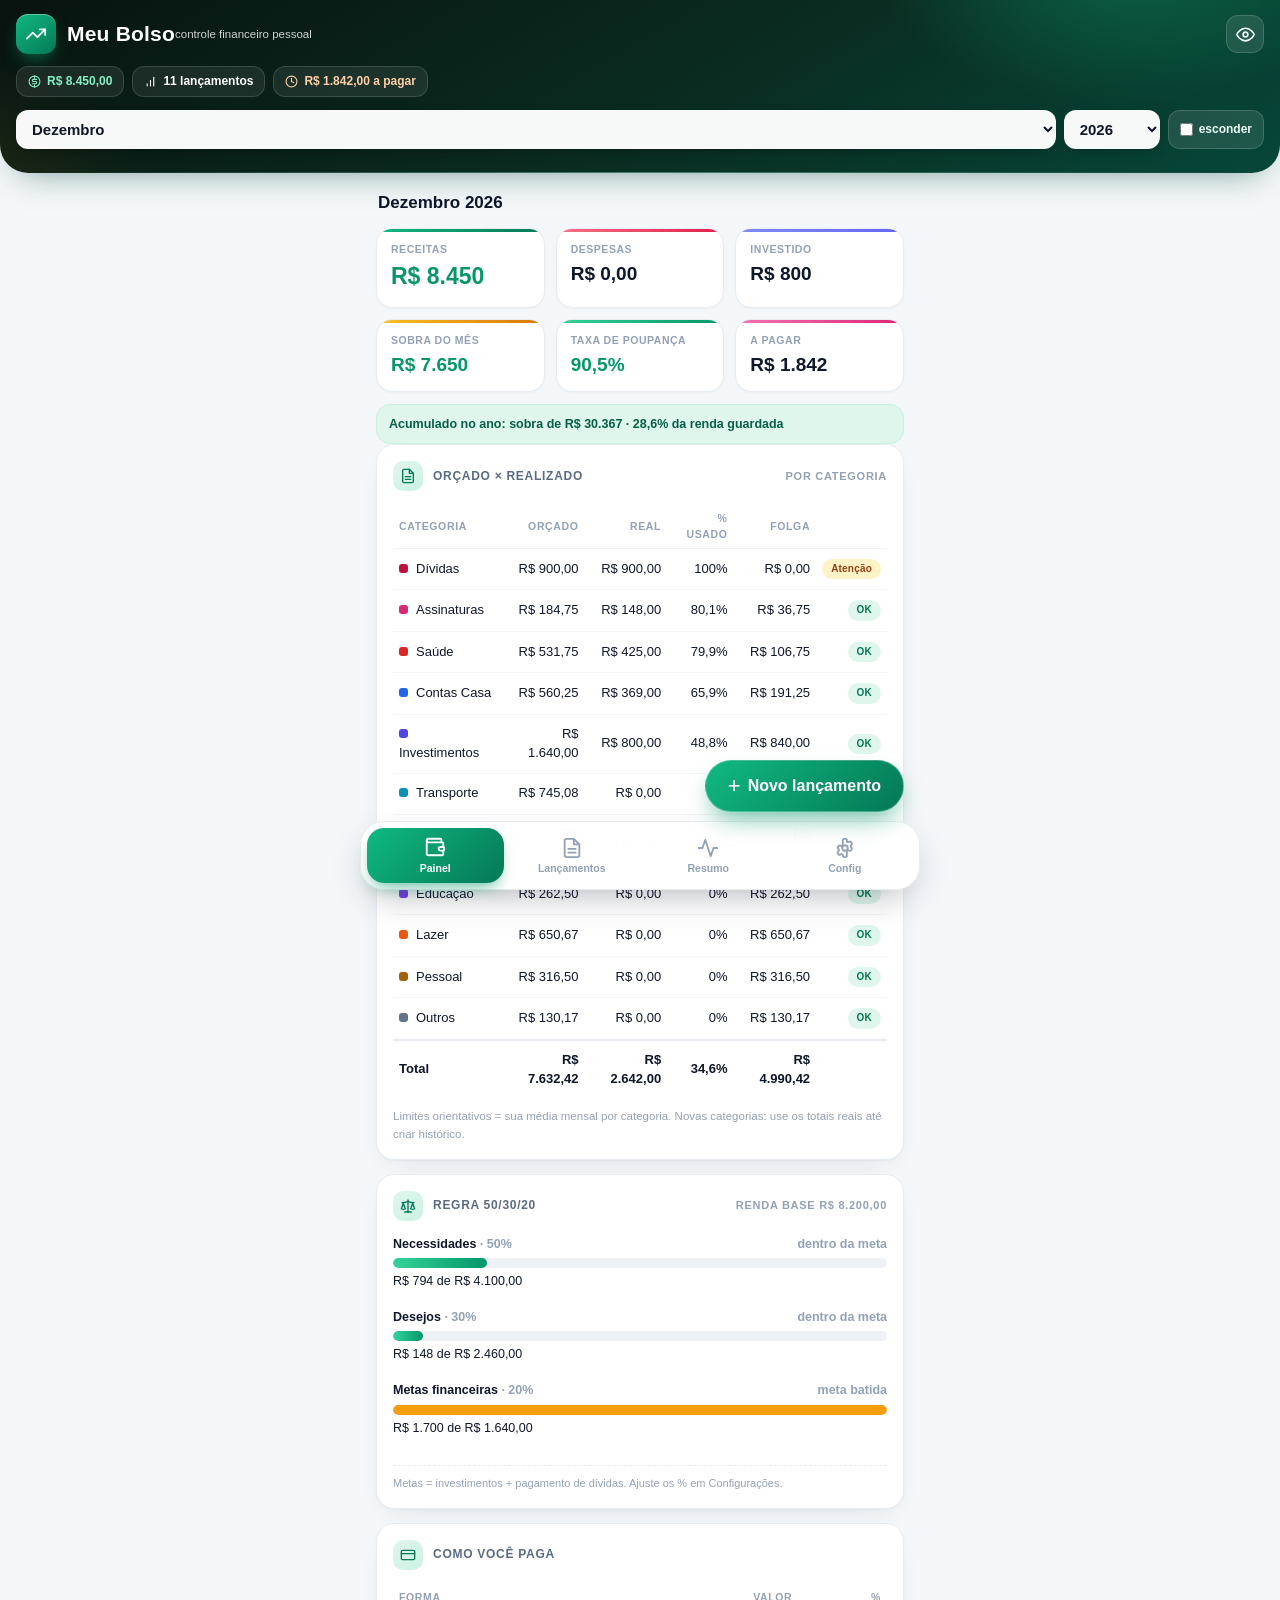
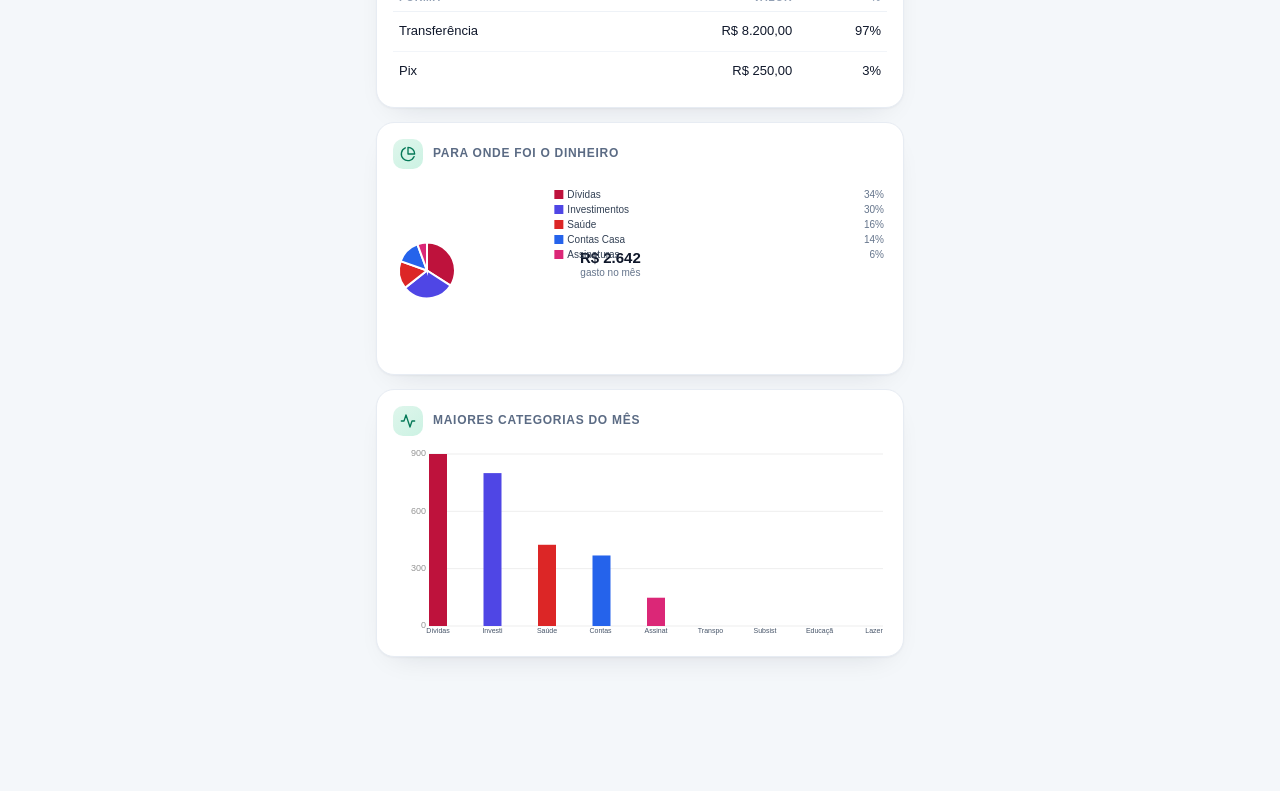
<file: index.html>
<!DOCTYPE html>
<html lang="pt-BR">
<head>
<meta charset="utf-8">
<meta name="viewport" content="width=device-width,initial-scale=1,viewport-fit=cover">
  <title>Meu Bolso · Controle financeiro</title>
  <meta name="description" content="Meu Bolso: controle financeiro pessoal offline — lançamentos, painel do mês e resumo anual.">
<meta name="theme-color" content="#059669">
<link rel="manifest" href="manifest.webmanifest">
<link rel="icon" href="favicon.svg" type="image/svg+xml">
<link rel="apple-touch-icon" href="icons-192.png">
<meta name="apple-mobile-web-app-capable" content="yes">
<meta name="apple-mobile-web-app-title" content="Meu Bolso">
<meta name="apple-mobile-web-app-status-bar-style" content="black-translucent">
<style>
/* ============ Meu Bolso — tema premium financeiro ============ */
:root{
  --tinta:#0f172a; --tinta2:#5b6b84; --tinta3:#93a1b5;
  --linha:#e7ecf3; --fundo:#f4f7fa; --carta:#ffffff;
  --verde:#10b981; --verde-esc:#047857; --verde-claro:#dff6ec;
  --indigo:#6366f1; --ouro:#f59e0b; --vermelho:#e11d48; --raio:18px;
  --sombra:0 1px 2px rgba(16,24,40,.04), 0 12px 30px -18px rgba(16,24,40,.16);
  --fonte:-apple-system,BlinkMacSystemFont,"Segoe UI",Roboto,Inter,sans-serif;
}
*{box-sizing:border-box;margin:0;padding:0;-webkit-tap-highlight-color:transparent}
[hidden]{display:none!important}
html{scroll-behavior:smooth}
body{font-family:var(--fonte);background:
  radial-gradient(1200px 500px at 50% -200px, #e6fbf2 0%, rgba(230,251,242,0) 60%),
  var(--fundo);color:var(--tinta);font-size:15px;line-height:1.45}
button{font-family:inherit;cursor:pointer;border:none;background:none;font-size:inherit;color:inherit}
input,select{font-family:inherit;font-size:15px;color:var(--tinta);background:#fff;
  border:1px solid var(--linha);border-radius:12px;padding:10px 12px;width:100%}
input:focus,select:focus{outline:none;border-color:var(--verde);box-shadow:0 0 0 3px rgba(16,185,129,.15)}

/* ---------- cabeçalho premium ---------- */
.hdr{position:sticky;top:0;z-index:40;color:#fff;overflow:hidden;
  background:
    radial-gradient(420px 240px at 88% -40px, rgba(16,185,129,.35), rgba(16,185,129,0) 60%),
    radial-gradient(520px 300px at -10% 120%, rgba(245,158,11,.14), rgba(245,158,11,0) 55%),
    linear-gradient(150deg,#08130f 0%,#0a2c21 55%,#06473a 100%);
  padding:calc(14px + env(safe-area-inset-top)) 16px 24px;
  border-radius:0 0 28px 28px;
  box-shadow:0 16px 34px -18px rgba(6,71,58,.55)}
.hdr::after{content:"";position:absolute;inset:auto 0 0 0;height:1px;
  background:linear-gradient(90deg,transparent,rgba(125,211,180,.5),transparent)}
.hdr-top{display:flex;align-items:center;justify-content:space-between;position:relative;z-index:1}
.hdr h1{display:flex;align-items:center;font-size:21px;font-weight:800;letter-spacing:.2px}
.hdr h1 .logo{width:40px;height:40px;border-radius:12px;flex:none;margin-right:11px;
  background:linear-gradient(140deg,#10b981,#047857);display:flex;align-items:center;justify-content:center;
  box-shadow:inset 0 1px 0 rgba(255,255,255,.35), 0 8px 18px -6px rgba(16,185,129,.6)}
.hdr h1 .logo svg{width:22px;height:22px;color:#eafff6}
.hdr h1 small{font-weight:500;opacity:.8;font-size:11.5px;display:block;letter-spacing:0}
.hdr .privacy{position:relative;z-index:1}
.hdr .privacy button{display:flex;align-items:center;justify-content:center;width:38px;height:38px;
  background:rgba(255,255,255,.1);border:1px solid rgba(255,255,255,.16);border-radius:12px;color:#fff;
  backdrop-filter:blur(6px)}
.hdr .privacy button svg{width:19px;height:19px}

/* fichas de resumo rápido no cabeçalho */
.chips{display:flex;gap:8px;margin-top:12px;position:relative;z-index:1}
.chip{display:inline-flex;align-items:center;gap:6px;font-size:12px;font-weight:700;
  padding:6px 11px;border-radius:12px;background:rgba(255,255,255,.08);
  border:1px solid rgba(255,255,255,.14);backdrop-filter:blur(6px)}
.chip svg{width:13px;height:13px}
.chip.entrada{color:#86f0c6}
.chip.pend{color:#ffd0a8}

/* ---------- seletor de mês ---------- */
.seletor{display:flex;gap:8px;margin-top:13px;position:relative;z-index:1}
.seletor select{flex:1;background:rgba(255,255,255,.97);border:none;font-weight:700;color:var(--tinta);
  border-radius:12px;box-shadow:0 4px 14px -6px rgba(0,0,0,.5)}
.seletor select:focus{box-shadow:0 0 0 3px rgba(255,255,255,.25)}
.oculta{display:flex;align-items:center;gap:6px;font-size:12px;font-weight:700;color:#eafff6;
  white-space:nowrap;background:rgba(255,255,255,.1);border:1px solid rgba(255,255,255,.16);
  border-radius:12px;padding:0 11px}
.oculta input{width:auto;accent-color:var(--verde)}

/* ---------- conteúdo ---------- */
.app{max-width:560px;margin:0 auto;padding:16px 16px 120px}

/* ---------- cartões ---------- */
.carta{background:var(--carta);border:1px solid var(--linha);border-radius:var(--raio);
  padding:16px;margin-bottom:14px;box-shadow:var(--sombra)}
.carta h2{font-size:12px;font-weight:800;color:var(--tinta2);margin-bottom:14px;
  display:flex;align-items:center;justify-content:space-between;text-transform:uppercase;letter-spacing:.06em}
.carta h2 > span{display:flex;align-items:center}
.carta h2 .ic{width:30px;height:30px;border-radius:10px;background:linear-gradient(140deg,#dff6ec,#ccf2e3);
  color:var(--verde-esc);display:inline-flex;align-items:center;justify-content:center;
  margin-right:10px;flex:none}
.carta h2 .ic svg{width:16px;height:16px}

/* ---------- KPIs ---------- */
.grid-kpi{display:grid;grid-template-columns:repeat(2,1fr);gap:11px}
.kpi{background:#fff;border:1px solid var(--linha);border-radius:16px;padding:13px 14px;
  box-shadow:0 1px 2px rgba(16,24,40,.03);position:relative;overflow:hidden}
.kpi::before{content:"";position:absolute;top:0;left:0;right:0;height:3px;border-radius:16px 16px 0 0}
.kpi:nth-child(1)::before{background:linear-gradient(90deg,#10b981,#047857)}
.kpi:nth-child(2)::before{background:linear-gradient(90deg,#fb7185,#e11d48)}
.kpi:nth-child(3)::before{background:linear-gradient(90deg,#818cf8,#6366f1)}
.kpi:nth-child(4)::before{background:linear-gradient(90deg,#fbbf24,#d97706)}
.kpi:nth-child(5)::before{background:linear-gradient(90deg,#34d399,#059669)}
.kpi:nth-child(6)::before{background:linear-gradient(90deg,#f472b6,#db2777)}
.kpi .k{font-size:10.5px;color:var(--tinta3);font-weight:800;text-transform:uppercase;letter-spacing:.05em}
.kpi .v{font-size:19px;font-weight:800;margin-top:3px;font-variant-numeric:tabular-nums}
.kpi .v.big{font-size:23px}
.kpi .v.pos{color:#059669}
.kpi .v.neg{color:var(--vermelho)}
.acc{margin-top:12px;font-size:12.5px;font-weight:600;color:#065f46;background:var(--verde-claro);
  border:1px solid #c8f0dd;border-radius:14px;padding:10px 12px}
.acc.ruim{background:#ffe4e8;border-color:#ffd0d8;color:#9f1239}

/* ---------- tabelas ---------- */
table{width:100%;border-collapse:collapse;font-size:13px}
th{color:var(--tinta3);font-weight:700;font-size:10.5px;text-transform:uppercase;letter-spacing:.06em;
  text-align:right;padding:6px 6px;border-bottom:1px solid #eef2f7}
th:first-child,td:first-child{text-align:left}
td{padding:10px 6px;border-bottom:1px solid #f2f5f9;text-align:right;font-variant-numeric:tabular-nums}
tr:last-child td{border-bottom:none}
tr.tot td{font-weight:800;border-top:2px solid var(--linha);color:var(--tinta)}
td.lab{font-weight:600;color:var(--tinta)}
td.muted{color:var(--tinta3);text-align:center;padding:14px}
td.pos{color:#059669}
td.neg{color:var(--vermelho)}
.cat-dot{display:inline-block;width:9px;height:9px;border-radius:3px;margin-right:8px}
.rolagem{overflow-x:auto;-webkit-overflow-scrolling:touch;margin:0 -4px;padding:0 4px}
.st{display:inline-flex;align-items:center;gap:4px;font-size:10px;font-weight:800;border-radius:999px;padding:3px 9px;letter-spacing:.02em}
.st-ok{background:var(--verde-claro);color:var(--verde-esc)}
.st-atencao{background:#fef3c7;color:#92400e}
.st-over{background:#ffe4e8;color:#9f1239}
.st-pend{background:#fff1e0;color:#c2410c}
.st-warn{background:#eef2f7;color:#64748b}
.st-pend svg{width:11px;height:11px}
.nota{font-size:11.5px;color:var(--tinta3);margin-top:10px;line-height:1.5}

/* ---------- 50/30/20 ---------- */
.g50{display:flex;flex-direction:column;gap:13px}
.g50 .linha .topo{display:flex;justify-content:space-between;font-size:12.5px;margin-bottom:5px}
.g50 .linha .topo b{font-weight:700}
.g50 .linha .topo .stado{color:var(--tinta3);font-weight:600}
.barra{height:10px;background:#eef2f7;border-radius:999px;overflow:hidden}
.barra i{display:block;height:100%;border-radius:999px;
  background:linear-gradient(90deg,#34d399,#059669);transition:width .5s cubic-bezier(.22,1,.36,1);min-width:3px}
.g50 .tele{font-size:11px;color:var(--tinta3);margin-top:10px;border-top:1px dashed var(--linha);padding-top:10px}

/* ---------- lista de lançamentos ---------- */
.lista-head{display:flex;gap:8px;align-items:center;margin-bottom:10px}
.lista-head .meta{font-size:12px;color:var(--tinta2);font-weight:700;flex:1}
.filtros{display:grid;grid-template-columns:1fr 1fr;gap:9px;margin-bottom:12px}
.filtros .larga{grid-column:1/-1}
.row{display:flex;gap:12px;align-items:center;padding:12px 13px;background:#fff;
  border:1px solid var(--linha);border-radius:16px;margin-bottom:9px;cursor:pointer;
  box-shadow:0 1px 2px rgba(16,24,40,.03);animation:entra .18s ease}
.row:active{transform:scale(.988);transition:transform .06s}
.row.pend{opacity:.8}
@keyframes entra{from{opacity:0;transform:translateY(4px)}to{opacity:1;transform:none}}
.row .icone{width:44px;height:44px;border-radius:13px;flex:none;display:flex;align-items:center;
  justify-content:center;font-size:16px;font-weight:800;letter-spacing:.02em}
.row .grow{flex:1;min-width:0}
.row .t{font-weight:700;font-size:14.5px;white-space:nowrap;overflow:hidden;text-overflow:ellipsis}
.row .sub{font-size:11.5px;color:var(--tinta3);margin-top:2px;white-space:nowrap;overflow:hidden;text-overflow:ellipsis}
.row .end{text-align:right;flex:none}
.row .val{font-weight:800;font-variant-numeric:tabular-nums;font-size:14.5px;white-space:nowrap;
  display:flex;align-items:center;gap:4px;justify-content:flex-end}
.row .val .seta{width:14px;height:14px;display:inline-flex;flex:none}
.row .val .seta svg{width:100%;height:100%}
.row .val.pos{color:#059669}
.row .val.neg{color:#1f2937}
.row .val.inv{color:var(--indigo)}
.empty{text-align:center;color:var(--tinta3);padding:40px 10px;font-size:14px}
.empty svg{width:36px;height:36px;margin-bottom:10px;color:var(--tinta3)}
.empty b{color:var(--verde-esc)}

/* ---------- bottom sheet ---------- */
.veil{position:fixed;inset:0;background:rgba(8,19,15,.5);z-index:60;opacity:0;transition:opacity .2s;pointer-events:none;backdrop-filter:blur(2px)}
.sheet{position:fixed;left:0;right:0;bottom:0;z-index:70;background:#fff;border-radius:26px 26px 0 0;
  max-height:90vh;overflow-y:auto;padding:14px 18px calc(22px + env(safe-area-inset-bottom));
  transform:translateY(105%);transition:transform .24s cubic-bezier(.22,1,.36,1);box-shadow:0 -18px 50px rgba(8,19,15,.35)}
.sheet.show{transform:translateY(0)}
.sheet .puxa{width:40px;height:5px;background:var(--linha);border-radius:999px;margin:2px auto 14px}
.sheet h3{font-size:17px;font-weight:800;margin-bottom:14px}
.sheet .campo{margin-bottom:12px}
.sheet .campo label{display:block;font-size:12px;color:var(--tinta2);font-weight:700;margin-bottom:5px;letter-spacing:.02em}
.sheet .dupla{display:grid;grid-template-columns:1fr 1fr;gap:10px}
.sheet .acoes{display:flex;gap:9px;margin-top:16px}
.btn{flex:1;padding:13px;border-radius:14px;font-weight:800;font-size:15px;text-align:center;transition:transform .05s}
.btn:active{transform:scale(.98)}
.btn-verde{background:linear-gradient(135deg,#10b981,#047857);color:#fff;box-shadow:0 8px 18px -8px rgba(5,150,105,.7)}
.btn-fantasma{background:#f1f5f9;color:var(--tinta2)}
.btn-fantasma:active{background:#e8eef5}
.btn-apagar{background:none;color:var(--vermelho);font-size:13px;font-weight:700;display:block;margin:16px auto 0}

/* ---------- barra inferior flutuante ---------- */
.tabbar{position:fixed;left:12px;right:12px;bottom:calc(10px + env(safe-area-inset-bottom));z-index:50;
  background:rgba(255,255,255,.94);backdrop-filter:blur(18px);border:1px solid var(--linha);
  border-radius:24px;display:flex;padding:6px;box-shadow:0 14px 36px -12px rgba(16,24,40,.35)}
.tabbar button{flex:1;padding:9px 4px;border-radius:17px;display:flex;flex-direction:column;
  align-items:center;gap:3px;color:var(--tinta3);font-size:10.5px;font-weight:800;transition:all .15s}
.tabbar button .ti{width:22px;height:22px;display:inline-flex}
.tabbar button .ti svg{width:100%;height:100%}
.tabbar button.on{background:linear-gradient(135deg,#10b981,#047857);color:#fff;box-shadow:0 8px 16px -6px rgba(5,150,105,.7)}
.tabbar button.on .ti{transform:translateY(-1px)}

/* ---------- fab ---------- */
.fab{position:fixed;right:16px;bottom:calc(88px + env(safe-area-inset-bottom));z-index:55;
  height:52px;padding:0 22px;border-radius:999px;color:#fff;font-size:16px;font-weight:800;
  background:linear-gradient(135deg,#10b981,#047857);box-shadow:0 12px 26px -8px rgba(5,150,105,.65);
  display:flex;align-items:center;justify-content:center;gap:7px;border:1px solid rgba(255,255,255,.25)}
.fab .mais{font-size:22px;font-weight:400;line-height:1}
.fab:active{transform:scale(.96)}
.fab.hide{display:none}

/* ---------- botão "novo lançamento" ---------- */
.btn-novo-topo{display:flex;align-items:center;justify-content:center;gap:8px;width:100%;
  padding:14px;border-radius:16px;background:linear-gradient(135deg,#10b981,#047857);color:#fff;
  font-weight:800;font-size:15px;margin:2px 0 14px;box-shadow:0 10px 22px -10px rgba(5,150,105,.7);
  border:1px solid rgba(255,255,255,.2)}
.btn-novo-topo .mais{font-size:20px;line-height:1}

/* ---------- configurações ---------- */
.cfg-campo{margin-bottom:14px}
.cfg-campo label{font-size:12px;font-weight:800;color:var(--tinta2);display:block;margin-bottom:6px;letter-spacing:.02em}
.cfg-row{display:flex;align-items:center;gap:11px;padding:11px 0;border-bottom:1px solid #f2f5f9}
.cfg-row:last-child{border-bottom:none}
.cfg-row .dot{width:11px;height:11px;border-radius:4px;flex:none}
.cfg-row .grow{flex:1;min-width:0}
.cfg-row .grow b{font-size:14px}
.cfg-row .grow .sub{display:block;font-size:11px;color:var(--tinta3);white-space:nowrap;overflow:hidden;text-overflow:ellipsis}
.tag{font-size:10px;font-weight:800;border-radius:999px;padding:3px 9px;flex:none;letter-spacing:.03em}
.tag.receita{background:var(--verde-claro);color:var(--verde-esc)}
.tag.despesa{background:#ffe4e8;color:#9f1239}
.tag.investimento{background:#e5e7ff;color:#3730a3}
.meta-total{font-size:12px;color:var(--tinta3);margin-top:7px}
.acao-btn{font-size:12px;padding:5px 12px;border-radius:9px;background:#f1f5f9;font-weight:800}

/* ---------- gráficos ---------- */
canvas{width:100%;height:190px;display:block}
canvas.pie{height:175px}
canvas.grande{height:215px}
.legenda{font-size:11px;color:var(--tinta3);margin-top:8px}

/* ---------- diálogo ---------- */
.dlg-veu{position:fixed;inset:0;background:rgba(8,19,15,.55);z-index:90;display:flex;
  align-items:center;justify-content:center;padding:22px;backdrop-filter:blur(3px)}
.dlg{background:#fff;border-radius:20px;max-width:340px;width:100%;padding:20px;
  box-shadow:0 28px 60px -18px rgba(8,19,15,.5);animation:entra .18s ease}
.dlg h4{font-size:16px;font-weight:800;margin-bottom:7px}
.dlg p{font-size:14px;color:var(--tinta2);margin-bottom:15px;white-space:pre-line}
.dlg input{display:block;width:100%;margin-bottom:15px}
.dlg .acao{display:flex;gap:8px;justify-content:flex-end}
.dlg .acao .btn{flex:0 0 auto;padding:9px 18px;font-size:14px}

@media(min-width:600px){
  .grid-kpi{grid-template-columns:repeat(3,1fr)}
  .filtros{grid-template-columns:repeat(3,1fr)}
  .tabbar{left:50%;right:auto;transform:translateX(-50%);width:560px}
  .fab{right:calc(50% - 280px + 16px)}
}

</style>
</head>
<body>

<!-- ============ TELA: PAINEL ============ -->
<section id="tela-Painel" data-tela>
  <header class="hdr">
    <div class="hdr-top">
      <h1><span class="logo"><svg viewBox="0 0 24 24" fill="none" stroke="currentColor" stroke-width="2" stroke-linecap="round" stroke-linejoin="round" aria-hidden="true"><polyline points="22 7 13.5 15.5 8.5 10.5 2 17"/><polyline points="16 7 22 7 22 13"/></svg></span>Meu Bolso<small>controle financeiro pessoal</small></h1>
      <div class="privacy"><button id="chk-ocultar-lbl" onclick="toggleOcultar()" title="Esconder valores"><svg viewBox="0 0 24 24" fill="none" stroke="currentColor" stroke-width="2" stroke-linecap="round" stroke-linejoin="round" aria-hidden="true"><path d="M1 12s4-8 11-8 11 8 11 8-4 8-11 8-11-8-11-8z"/><circle cx="12" cy="12" r="3"/></svg></button></div>
    </div>
    <div class="chips" id="chips-painel"></div>
    <div class="seletor">
      <select id="mes-sel" aria-label="Mês"></select>
      <select id="ano-sel" aria-label="Ano" style="flex:0 0 96px"></select>
      <label class="oculta"><input type="checkbox" id="chk-ocultar"> esconder</label>
    </div>
  </header>
  <div class="app">
    <h2 id="title-mes" style="font-size:17px;font-weight:800;margin:2px 2px 12px"></h2>
    <div class="grid-kpi">
      <div class="kpi"><div class="k">Receitas</div><div class="v pos big" id="k-rec">—</div></div>
      <div class="kpi"><div class="k">Despesas</div><div class="v" id="k-desp">—</div></div>
      <div class="kpi"><div class="k">Investido</div><div class="v" id="k-inv">—</div></div>
      <div class="kpi"><div class="k">Sobra do mês</div><div class="v" id="k-saldo">—</div></div>
      <div class="kpi"><div class="k">Taxa de poupança</div><div class="v" id="k-taxa">—</div></div>
      <div class="kpi"><div class="k">A pagar</div><div class="v" id="k-pend">—</div></div>
    </div>
    <div class="acc" id="acc">—</div>

    <div class="carta">
      <h2><span><span class="ic" data-ico="lista"></span> Orçado × Realizado</span><small style="color:var(--tinta3);font-weight:600;font-size:11px">por categoria</small></h2>
      <div class="rolagem">
        <table id="tb-orcado">
          <thead><tr><th>Categoria</th><th>Orçado</th><th>Real</th><th>% usado</th><th>Folga</th><th></th></tr></thead>
          <tbody></tbody>
        </table>
      </div>
      <p class="nota" id="orcado-nota"></p>
    </div>

    <div class="carta">
      <h2><span><span class="ic" data-ico="balanca"></span> Regra 50/30/20</span><small id="meta-satal" style="color:var(--tinta3);font-weight:600;font-size:11px"></small></h2>
      <div class="g50">
        <div class="linha">
          <div class="topo"><b>Necessidades <span style="color:var(--tinta3)">· 50%</span></b><span class="stado" id="t50s">—</span></div>
          <div class="barra"><i id="m50"></i></div>
          <div class="topo" style="margin-top:4px"><span id="t50v">—</span><span></span></div>
        </div>
        <div class="linha">
          <div class="topo"><b>Desejos <span style="color:var(--tinta3)">· 30%</span></b><span class="stado" id="t30s">—</span></div>
          <div class="barra"><i id="m30"></i></div>
          <div class="topo" style="margin-top:4px"><span id="t30v">—</span><span></span></div>
        </div>
        <div class="linha">
          <div class="topo"><b>Metas financeiras <span style="color:var(--tinta3)">· 20%</span></b><span class="stado" id="t20s">—</span></div>
          <div class="barra"><i id="m20"></i></div>
          <div class="topo" style="margin-top:4px"><span id="t20v">—</span><span></span></div>
        </div>
        <p class="tele">Metas = investimentos + pagamento de dívidas. Ajuste os % em Configurações.</p>
      </div>
    </div>

    <div class="carta">
      <h2><span><span class="ic" data-ico="cartao"></span> Como você paga</span></h2>
      <table id="tb-formas">
        <thead><tr><th>Forma</th><th>Valor</th><th>%</th></tr></thead>
        <tbody></tbody>
      </table>
    </div>

    <div class="carta">
      <h2><span><span class="ic" data-ico="pizza"></span> Para onde foi o dinheiro</span></h2>
      <canvas class="pie" id="g-pie"></canvas>
    </div>

    <div class="carta">
      <h2><span><span class="ic" data-ico="grafico"></span> Maiores categorias do mês</span></h2>
      <canvas id="g-barra"></canvas>
    </div>
  </div>
</section>

<!-- ============ TELA: LANÇAMENTOS ============ -->
<section id="tela-Lançamentos" data-tela hidden>
  <header class="hdr"><div class="hdr-top"><h1><span class="logo"><svg viewBox="0 0 24 24" fill="none" stroke="currentColor" stroke-width="2" stroke-linecap="round" stroke-linejoin="round" aria-hidden="true"><polyline points="22 7 13.5 15.5 8.5 10.5 2 17"/><polyline points="16 7 22 7 22 13"/></svg></span>Lançamentos</h1></div></header>
  <div class="app">
    <button class="btn-novo-topo" onclick="abrirNovo()"><span class="mais">+</span> Novo lançamento</button>
    <div class="lista-head">
      <span class="meta" id="lanc-meta"></span>
      <button class="privacy-btn" style="font-size:12px;color:var(--tinta3)" onclick="toggleFiltros()">filtros ▾</button>
    </div>
    <div class="filtros" id="filtros" hidden>
      <select id="f-cat"></select>
      <select id="f-mes"></select>
      <select id="f-forma"></select>
      <select id="f-status">
        <option value="*">Todos os status</option>
        <option value="pago">Pagos</option>
        <option value="pendente">Pendentes</option>
      </select>
      <input class="larga" id="f-q" placeholder="Buscar descrição ou categoria…">
      <button class="btn btn-fantasma larga" id="f-limpar">limpar filtros</button>
    </div>
    <div id="lanc-list"></div>
  </div>
</section>

<!-- ============ TELA: RESUMO ============ -->
<section id="tela-Resumo" data-tela hidden>
  <header class="hdr">
    <div class="hdr-top"><h1><span class="logo"><svg viewBox="0 0 24 24" fill="none" stroke="currentColor" stroke-width="2" stroke-linecap="round" stroke-linejoin="round" aria-hidden="true"><polyline points="22 7 13.5 15.5 8.5 10.5 2 17"/><polyline points="16 7 22 7 22 13"/></svg></span>Resumo do ano</h1><div>
      <select id="ra-ano" style="width:auto;background:#fff;border:none;font-weight:700;padding:6px 10px;border-radius:9px"></select>
    </div></div>
  </header>
  <div class="app">
    <div class="carta">
      <h2><span><span class="ic" data-ico="calend"></span> Visão geral</span></h2>
      <div class="rolagem">
        <table>
          <thead id="ra-thead"></thead>
          <tbody id="ra-tbody"></tbody>
        </table>
      </div>
    </div>
    <div class="carta">
      <h2><span><span class="ic" data-ico="banco"></span> Saldo acumulado</span></h2>
      <canvas class="grande" id="g-linha"></canvas>
    </div>
    <div class="carta">
      <h2><span><span class="ic" data-ico="lista"></span> Gasto por categoria</span></h2>
      <div class="rolagem">
        <table>
          <thead id="ra-cat-head"></thead>
          <tbody id="ra-cat-body"></tbody>
        </table>
      </div>
    </div>
    <div class="carta">
      <h2><span><span class="ic" data-ico="pizza"></span> Despesas do ano</span></h2>
      <canvas class="pie" id="g-pie-ra"></canvas>
    </div>
  </div>
</section>

<!-- ============ TELA: CONFIG ============ -->
<section id="tela-Config" data-tela hidden>
  <header class="hdr"><div class="hdr-top"><h1><span class="logo"><svg viewBox="0 0 24 24" fill="none" stroke="currentColor" stroke-width="2" stroke-linecap="round" stroke-linejoin="round" aria-hidden="true"><polyline points="22 7 13.5 15.5 8.5 10.5 2 17"/><polyline points="16 7 22 7 22 13"/></svg></span>Configurações</h1></div></header>
  <div class="app">
    <div class="carta">
      <h2><span><span class="ic" data-ico="alvo"></span> Sua renda e metas</span></h2>
      <div class="cfg-campo"><label>Renda mensal de referência (R$)</label><input id="cfg-salario" inputmode="decimal"></div>
      <div class="cfg-campo"><label>Regra 50/30/20 — Necessidades %</label><input id="cfg-mnec" inputmode="numeric"></div>
      <div class="cfg-campo"><label>Desejos %</label><input id="cfg-mdesejo" inputmode="numeric"></div>
      <div class="cfg-campo"><label>Metas financeiras %</label><input id="cfg-mfin" inputmode="numeric"></div>
      <p class="meta-total" id="cfg-meta-total"></p>
    </div>

    <div class="carta">
      <h2><span><span class="ic" data-ico="lista"></span> Categorias</span>
        <button class="btn-fantasma" id="cfg-addcat" class="acao-btn">+ nova</button></h2>
      <div id="cfg-cats"></div>
    </div>

    <div class="carta">
      <h2><span><span class="ic" data-ico="cartao"></span> Formas de pagamento</span></h2>
      <p class="sub" id="cfg-formas" style="font-size:13px;color:var(--tinta2)"></p>
    </div>

    <div class="carta">
      <h2><span><span class="ic" data-ico="vazio"></span> Seus dados</span></h2>
      <p class="nota" style="margin-bottom:10px">Tudo fica salvo só neste aparelho (nada vai pra nuvem). Exporte um backup de vez em quando e leve-o com você.</p>
      <div class="acoes" style="flex-direction:column">
        <button class="btn btn-verde" id="btn-exportar">Exportar backup (.json)</button>
        <button class="btn btn-fantasma" id="btn-importar">Importar backup</button>
        <input type="file" id="inp-importar" accept="application/json" hidden>
        <button class="btn btn-fantasma" id="btn-demo">Recarregar dados de demonstração</button>
        <button class="btn" id="btn-limpar" style="color:var(--vermelho)">Apagar todos os lançamentos</button>
      </div>
    </div>
    <p class="nota" style="text-align:center;margin:4px 0 12px">Meu Bolso · feito à mão, os dados são seus.</p>
  </div>
</section>

<!-- ============ BOTTOM SHEET (novo/editar) ============ -->
<div class="veil" id="veil"></div>
<div class="sheet" id="sheet" hidden>
  <div class="puxa"></div>
  <h3 id="sheet-t">Novo lançamento</h3>
  <div class="campo"><label>Data</label><input id="l-data" placeholder="dd/mm/aaaa" inputmode="numeric"></div>
  <div class="dupla">
    <div class="campo"><label>Categoria</label><select id="l-cat"></select></div>
    <div class="campo"><label>Item</label><select id="l-item"></select></div>
  </div>
  <div class="campo"><label>Descrição (opcional)</label><input id="l-desc" placeholder="ex.: mercado da semana"></div>
  <div class="dupla">
    <div class="campo"><label>Forma de pagamento</label><select id="l-forma"></select></div>
    <div class="campo"><label>Valor (R$)</label><input id="l-valor" inputmode="decimal" placeholder="0,00"></div>
  </div>
  <label style="display:flex;align-items:center;gap:8px;margin:4px 0 14px;font-size:14px;font-weight:600">
    <input type="checkbox" id="l-pend" style="width:auto"> Ainda não paguei (pendente)
  </label>
  <div class="acoes">
    <button class="btn btn-fantasma" id="sheet-cancel">Cancelar</button>
    <button class="btn btn-verde" id="sheet-save">Salvar</button>
  </div>
  <button class="btn-apagar" id="sheet-del">Excluir este lançamento</button>
</div>

<!-- ============ DIÁLOGO ============ -->
<div class="dlg-veu" id="dlg" hidden>
  <div class="dlg">
    <h4 id="dlg-t"></h4>
    <p id="dlg-p"></p>
    <input id="dlg-i" placeholder="Digite aqui" hidden>
    <div class="acao"><button class="btn btn-fantasma" id="dlg-nao">Cancelar</button><button class="btn btn-verde" id="dlg-sim">OK</button></div>
  </div>
</div>

<!-- ============ TABBAR + FAB ============ -->
<nav class="tabbar" id="tabbar">
  <button data-tab="Painel"><span class="ti" data-ico="carteira"></span>Painel</button>
  <button data-tab="Lançamentos"><span class="ti" data-ico="lista"></span>Lançamentos</button>
  <button data-tab="Resumo"><span class="ti" data-ico="grafico"></span>Resumo</button>
  <button data-tab="Config"><span class="ti" data-ico="engre"></span>Config</button>
</nav>
<button class="fab hide" id="fab" onclick="abrirNovo()"><span class="mais">+</span> Novo lançamento</button>
<script src="consts.js"></script>
<script src="util.js"></script>
<script src="demo.js"></script>
<script src="app.js"></script>
<script src="compute.js"></script>
<script src="chart.js"></script>
<script src="navegacao.js"></script>
<script src="dashboard.js"></script>
<script src="lancamentos.js"></script>
<script src="resumo.js"></script>
<script src="config.js"></script>
<script>
  Store.load();
  App.init();
  if ('serviceWorker' in navigator) {
    navigator.serviceWorker.register('sw.js').catch(() => {});
  }
</script>
</body>
</html>
</file>
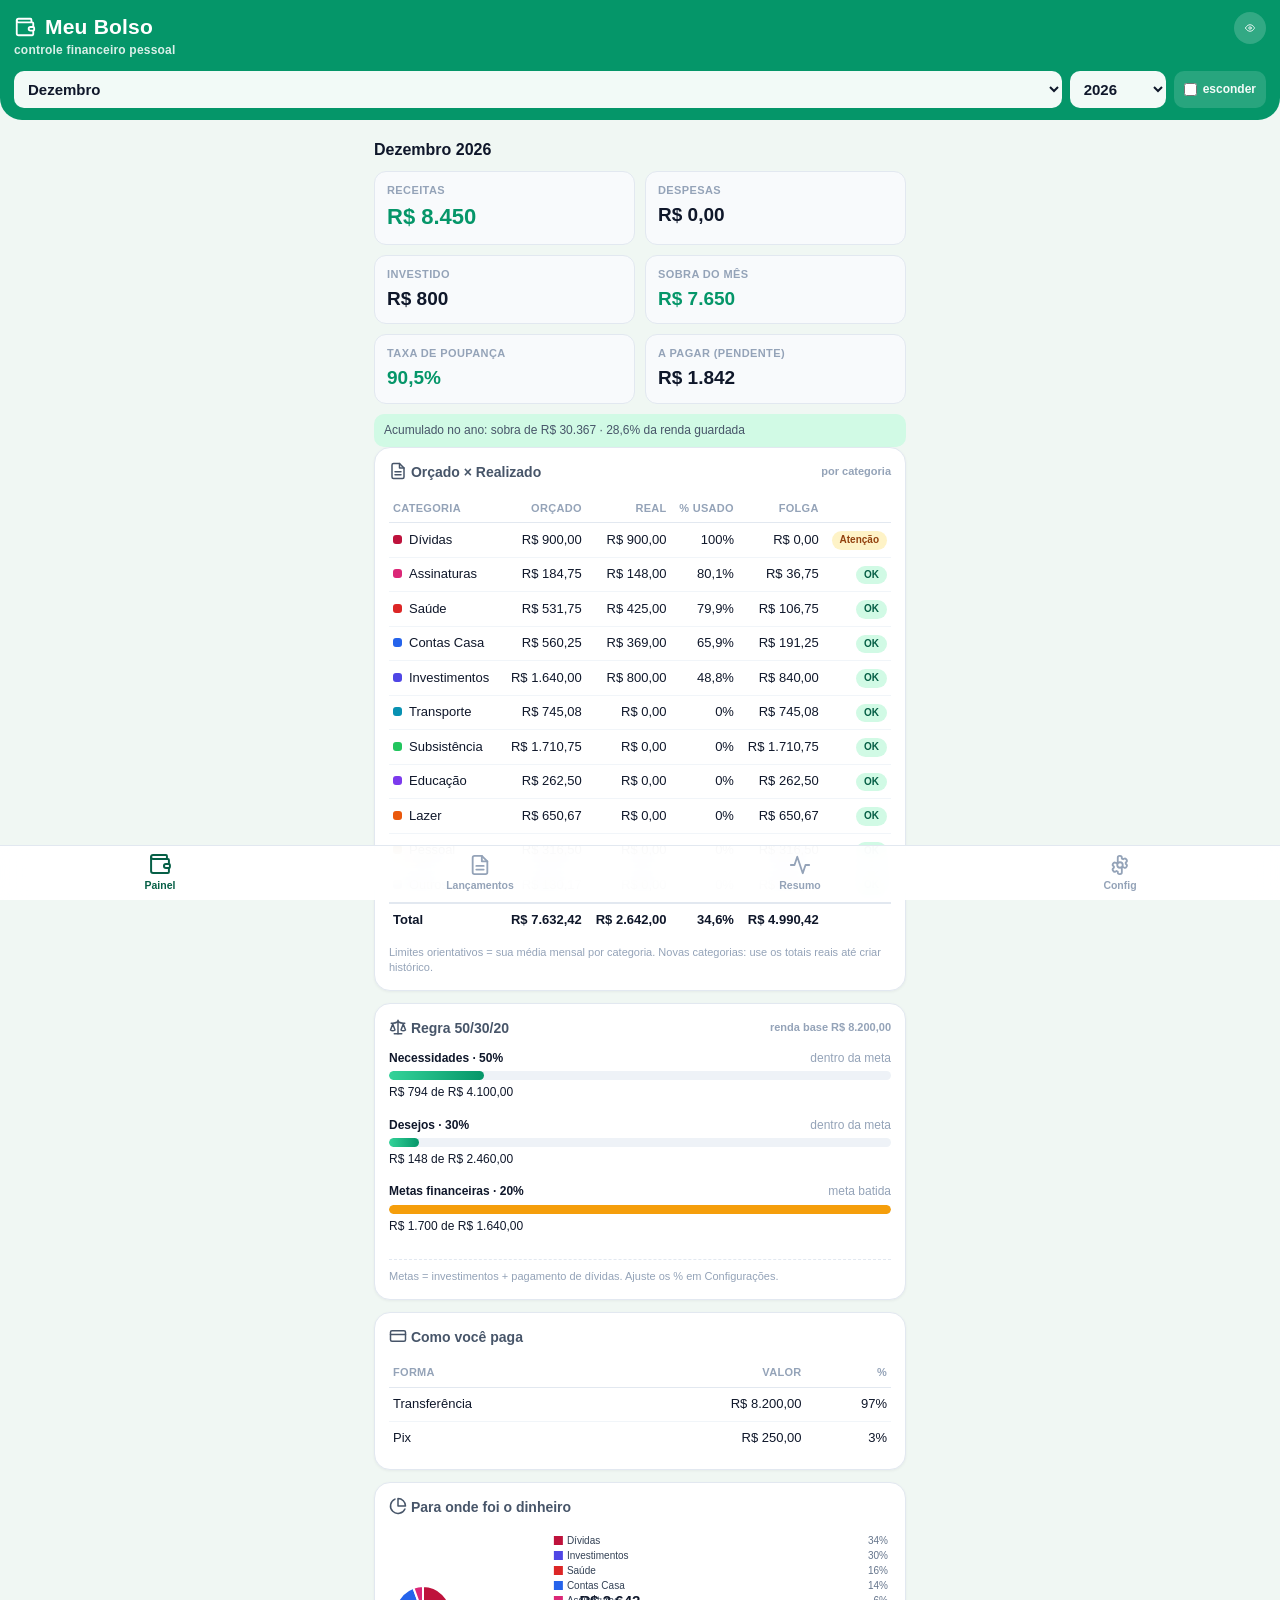
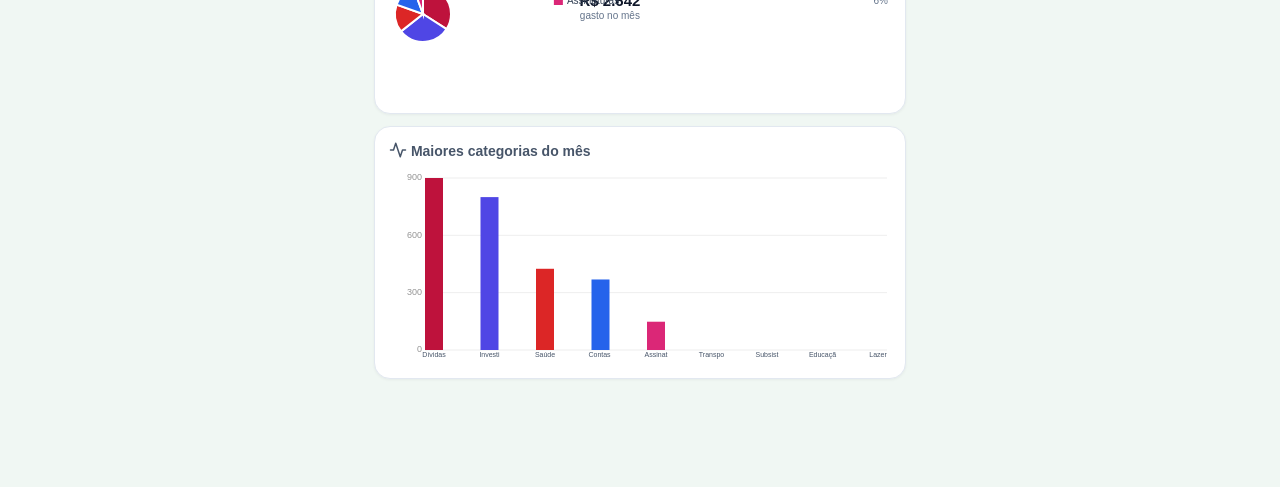
<file: Meu Bolso - App Aut├┤nomo.html>
<!DOCTYPE html>
<html lang="pt-BR">
<head>
<meta charset="utf-8">
<meta name="viewport" content="width=device-width,initial-scale=1,viewport-fit=cover">
<title>Meu Bolso · Controle financeiro</title>
<meta name="description" content="Meu Bolso: controle financeiro pessoal offline — lançamentos, painel do mês e resumo anual.">
<meta name="theme-color" content="#059669">
<link rel="icon" href="data:image/svg+xml,%3Csvg%20xmlns%3D%22http%3A%2F%2Fwww.w3.org%2F2000%2Fsvg%22%20viewBox%3D%220%200%20100%20100%22%3E%3Crect%20width%3D%22100%22%20height%3D%22100%22%20rx%3D%2222%22%20fill%3D%22%23059669%22%2F%3E%3Crect%20x%3D%2222%22%20y%3D%2236%22%20width%3D%2256%22%20height%3D%2234%22%20rx%3D%226%22%20fill%3D%22%23fff%22%2F%3E%3Crect%20x%3D%2222%22%20y%3D%2236%22%20width%3D%2256%22%20height%3D%2212%22%20fill%3D%22%23065f46%22%2F%3E%3C%2Fsvg%3E">
<style>

:root{
  --tinta:#0f172a; --tinta2:#475569; --tinta3:#94a3b8;
  --linha:#e2e8f0; --fundo:#f0f7f3; --carta:#ffffff;
  --verde:#059669; --verde-esc:#065f46; --verde-claro:#d1fae5;
  --vermelho:#dc2626; --amber:#d97706; --raio:16px;
  --fonte:-apple-system,BlinkMacSystemFont,"Segoe UI",Roboto,Inter,sans-serif;
}
*{box-sizing:border-box;margin:0;padding:0;-webkit-tap-highlight-color:transparent}
html,body{height:100%}
body{font-family:var(--fonte);background:var(--fundo);color:var(--tinta);
  font-size:15px;line-height:1.45}
[hidden]{display:none!important}
button{font-family:inherit;cursor:pointer;border:none;background:none;font-size:inherit;color:inherit}
input,select{font-family:inherit;font-size:15px;color:var(--tinta);
  background:#fff;border:1px solid var(--linha);border-radius:10px;padding:9px 10px;width:100%}
input:focus,select:focus{outline:2px solid var(--verde);outline-offset:0;border-color:transparent}

/* ---------- cabeçalho ---------- */
.hdr{position:sticky;top:0;z-index:40;background:var(--verde);color:#fff;
  padding:calc(12px + env(safe-area-inset-top)) 14px 12px}
.hdr-top{display:flex;align-items:center;justify-content:space-between}
.hdr h1{font-size:21px;font-weight:800;letter-spacing:.2px}
.hdr h1 small{font-weight:600;opacity:.85;font-size:12px;display:block}
.hdr .privacy{align-self:flex-start}
.hdr .privacy button{background:rgba(255,255,255,.18);color:#fff;font-size:12px;
  font-weight:600;border-radius:999px;padding:6px 11px}

/* ---------- seletor de mês (painel) ---------- */
.seletor{display:flex;gap:8px;margin-top:11px}
.seletor select{flex:1;background:rgba(255,255,255,.95);border:none;font-weight:600}
.oculta{display:flex;align-items:center;gap:6px;font-size:12px;font-weight:600;
  color:rgba(255,255,255,.95);white-space:nowrap;background:rgba(255,255,255,.14);
  border-radius:10px;padding:0 10px}
.oculta input{width:auto}

/* ---------- conteúdo ---------- */
.app{max-width:560px;margin:0 auto;padding:14px 14px 96px}
.nav{padding:14px 14px 96px}

/* ---------- cartões e KPIs ---------- */
.carta{background:var(--carta);border:1px solid var(--linha);border-radius:var(--raio);
  padding:14px;margin-bottom:12px;box-shadow:0 1px 3px rgba(15,23,42,.05)}
.carta h2{font-size:14px;font-weight:700;color:var(--tinta2);margin-bottom:12px;
  display:flex;align-items:center;justify-content:space-between}
.carta h2 .ic{font-size:16px}
.grid-kpi{display:grid;grid-template-columns:repeat(2,1fr);gap:10px}
.kpi{background:#f8fafc;border:1px solid var(--linha);border-radius:12px;padding:11px 12px}
.kpi .k{font-size:11px;color:var(--tinta3);font-weight:600;text-transform:uppercase;letter-spacing:.4px}
.kpi .v{font-size:19px;font-weight:800;margin-top:2px;font-variant-numeric:tabular-nums}
.kpi .v.pos{color:var(--verde)} .kpi .v.neg{color:var(--vermelho)}
.kpi .v.big{font-size:22px}
.acc{margin-top:10px;font-size:12px;color:var(--tinta2);background:var(--verde-claro);
  border-radius:10px;padding:8px 10px}
.acc.ruim{background:#fee2e2;color:#7f1d1d}

/* ---------- tabelas ---------- */
table{width:100%;border-collapse:collapse;font-size:13px}
th{color:var(--tinta3);font-weight:600;font-size:11px;text-transform:uppercase;
  letter-spacing:.3px;text-align:right;padding:6px 4px;border-bottom:1px solid var(--linha)}
th:first-child,td:first-child{text-align:left}
td{padding:7px 4px;border-bottom:1px solid #f1f5f9;text-align:right;font-variant-numeric:tabular-nums}
tr:last-child td{border-bottom:none}
tr.tot td{font-weight:800;border-top:2px solid var(--linha)}
td.lab{font-weight:500;color:var(--tinta)}
td.muted{color:var(--tinta3);text-align:center;padding:14px}
td.pos{color:var(--verde)} td.neg{color:var(--vermelho)}
.cat-dot{display:inline-block;width:9px;height:9px;border-radius:3px;margin-right:7px}
.rolagem{overflow-x:auto;-webkit-overflow-scrolling:touch}
.st{display:inline-block;font-size:10px;font-weight:700;border-radius:999px;padding:2px 8px}
.st-ok{background:var(--verde-claro);color:var(--verde-esc)}
.st-atencao{background:#fef3c7;color:#92400e}
.st-over{background:#fee2e2;color:#991b1b}
.st-pend{background:#e0e7ff;color:#3730a3}
.st-warn{background:#f1f5f9;color:#64748b}
.nota{font-size:11px;color:var(--tinta3);margin-top:8px;line-height:1.4}

/* ---------- 50/30/20 ---------- */
.g50{display:flex;flex-direction:column;gap:11px}
.g50 .linha .topo{display:flex;justify-content:space-between;font-size:12px;margin-bottom:4px}
.g50 .linha .topo b{font-weight:700}
.g50 .linha .topo .stado{color:var(--tinta3)}
.barra{height:9px;background:#eef2f7;border-radius:999px;overflow:hidden}
.barra i{display:block;height:100%;border-radius:999px;
  background:linear-gradient(90deg,#34d399,#059669);transition:width .4s ease;min-width:2px}
.g50 .tele{font-size:11px;color:var(--tinta3);margin-top:9px;border-top:1px dashed var(--linha);padding-top:9px}

/* ---------- lista de lançamentos ---------- */
.lista-head{display:flex;gap:8px;align-items:center;margin-bottom:10px}
.lista-head .meta{font-size:12px;color:var(--tinta2);font-weight:600;flex:1}
.lanc-item{display:flex;gap:11px;align-items:center;padding:11px 4px;border-bottom:1px solid #f1f5f9;cursor:pointer}
.lanc-item:last-child{border-bottom:none}
.lanc-item:active{background:#f8fafc}
.lanc-item .dot{width:11px;height:11px;border-radius:4px;flex:none}
.lanc-item .grow{flex:1;min-width:0}
.lanc-item .t{font-weight:600;font-size:14px;white-space:nowrap;overflow:hidden;text-overflow:ellipsis}
.lanc-item .sub{font-size:11px;color:var(--tinta3);margin-top:1px}
.lanc-item .val{font-weight:700;font-variant-numeric:tabular-nums;font-size:14px;white-space:nowrap}
.lanc-item .val.pos{color:var(--verde)} .lanc-item .val.neg{color:var(--tinta2)}
.lanc-item.pend .t{opacity:.75}
.lanc-item.pend .val{opacity:.6}
.filtros{display:grid;grid-template-columns:1fr 1fr;gap:8px;margin-bottom:12px}
.filtros .larga{grid-column:1/-1}
.empty{text-align:center;color:var(--tinta3);padding:34px 10px;font-size:14px}
.empty svg{width:34px;height:34px;margin-bottom:8px;color:var(--tinta3)}

/* ---------- bottom sheet ---------- */
.veil{position:fixed;inset:0;background:rgba(15,23,42,.45);z-index:60;opacity:0;
  transition:opacity .2s;pointer-events:none}
.sheet{position:fixed;left:0;right:0;bottom:0;z-index:70;background:#fff;
  border-radius:20px 20px 0 0;max-height:88vh;overflow-y:auto;padding:16px 16px calc(20px + env(safe-area-inset-bottom));
  transform:translateY(105%);transition:transform .22s ease;box-shadow:0 -8px 30px rgba(15,23,42,.2)}
.sheet.show{transform:translateY(0)}
.sheet .puxa{width:38px;height:4px;background:#e2e8f0;border-radius:999px;margin:0 auto 12px}
.sheet h3{font-size:17px;font-weight:800;margin-bottom:12px}
.sheet .campo{margin-bottom:11px}
.sheet .campo label{display:block;font-size:12px;color:var(--tinta2);font-weight:600;margin-bottom:4px}
.sheet .dupla{display:grid;grid-template-columns:1fr 1fr;gap:9px}
.sheet .acoes{display:flex;gap:9px;margin-top:15px}
.btn{flex:1;padding:13px;border-radius:12px;font-weight:700;font-size:15px;text-align:center}
.btn-verde{background:var(--verde);color:#fff}
.btn-verde:active{background:var(--verde-esc)}
.btn-fantasma{background:#f1f5f9;color:var(--tinta2)}
.btn-apagar{background:none;color:var(--vermelho);font-size:13px;font-weight:600;
  display:block;margin:14px auto 0}

/* ---------- barra inferior ---------- */
.tabbar{position:fixed;left:0;right:0;bottom:0;z-index:50;background:rgba(255,255,255,.94);
  backdrop-filter:blur(14px);border-top:1px solid var(--linha);display:flex;
  padding-bottom:env(safe-area-inset-bottom)}
.tabbar button{flex:1;padding:8px 4px 9px;display:flex;flex-direction:column;align-items:center;
  gap:3px;color:var(--tinta3);font-size:10.5px;font-weight:600}
.tabbar button .ti{font-size:20px}
.tabbar button.on{color:var(--verde-esc)}

/* ---------- ícones ---------- */
.ic{display:inline-flex;width:18px;height:18px;vertical-align:-3px}
.ic svg{width:100%;height:100%}
.ti{width:22px;height:22px;display:inline-flex}
.ti svg{width:100%;height:100%}
.logo{width:22px;height:22px;display:inline-flex;margin-right:9px;vertical-align:-4px}
.logo svg{width:100%;height:100%}
.privacy button{display:inline-flex;align-items:center;justify-content:center;width:32px;height:32px}
.privacy button svg{width:18px;height:18px}
.tabbar button .ti{transition:transform .15s ease}
.tabbar button.on .ti{transform:translateY(-1px) scale(1.08)}

/* ---------- fab ---------- */
.fab{position:fixed;right:16px;bottom:calc(86px + env(safe-area-inset-bottom));z-index:55;
  width:56px;height:56px;border-radius:50%;background:var(--verde);color:#fff;
  font-size:30px;font-weight:300;line-height:1;box-shadow:0 8px 20px rgba(5,150,105,.4);
  display:flex;align-items:center;justify-content:center}
.fab:active{transform:scale(.95)}
.fab.hide{display:none}

/* ---------- configurações ---------- */
.cfg-campo{margin-bottom:13px}
.cfg-campo label{font-size:12px;font-weight:700;color:var(--tinta2);display:block;margin-bottom:5px}
.cfg-row{display:flex;align-items:center;gap:10px;padding:9px 0;border-bottom:1px solid #f1f5f9}
.cfg-row:last-child{border-bottom:none}
.cfg-row .dot{width:11px;height:11px;border-radius:4px;flex:none}
.cfg-row .grow{flex:1;min-width:0}
.cfg-row .grow b{font-size:14px}
.cfg-row .grow .sub{display:block;font-size:11px;color:var(--tinta3);white-space:nowrap;
  overflow:hidden;text-overflow:ellipsis}
.tag{font-size:10px;font-weight:700;border-radius:999px;padding:2px 8px;flex:none}
.tag.receita{background:var(--verde-claro);color:var(--verde-esc)}
.tag.despesa{background:#fee2e2;color:#991b1b}
.tag.investimento{background:#e0e7ff;color:#3730a3}
.meta-total{font-size:12px;color:var(--tinta3);margin-top:6px}

/* ---------- gráficos ---------- */
canvas{width:100%;height:190px;display:block}
canvas.pie{height:170px}
canvas.grande{height:210px}

/* ---------- legendas de gráficos ---------- */
.legenda{font-size:11px;color:var(--tinta3);margin-top:8px}

/* ---------- diálogo ---------- */
.dlg-veu{position:fixed;inset:0;background:rgba(15,23,42,.5);z-index:90;
  display:flex;align-items:center;justify-content:center;padding:20px}
.dlg{background:#fff;border-radius:16px;max-width:340px;width:100%;padding:18px;
  box-shadow:0 20px 50px rgba(15,23,42,.3)}
.dlg h4{font-size:16px;font-weight:800;margin-bottom:6px}
.dlg p{font-size:14px;color:var(--tinta2);margin-bottom:14px;white-space:pre-line}
.dlg input{display:block;width:100%;margin-bottom:14px}
.dlg .acao{display:flex;gap:8px;justify-content:flex-end}
.dlg .acao .btn{flex:0 0 auto;padding:9px 18px;font-size:14px}

</style>
</head>
<body>

<section id="tela-Painel" data-tela>
  <header class="hdr" style="border-radius:0 0 22px 22px">
    <div class="hdr-top">
      <h1><span class="logo"><svg viewBox="0 0 24 24" fill="none" stroke="currentColor" stroke-width="2" stroke-linecap="round" stroke-linejoin="round" aria-hidden="true"><path d="M19 7V4a1 1 0 0 0-1-1H5a2 2 0 0 0 0 4h15a1 1 0 0 1 1 1v4h-3a2 2 0 0 0 0 4h3a1 1 0 0 0 1-1v-2a1 1 0 0 0-1-1"/><path d="M3 5v14a2 2 0 0 0 2 2h15a1 1 0 0 0 1-1v-4"/></svg></span>Meu Bolso<small>controle financeiro pessoal</small></h1>
      <div class="privacy"><button id="chk-ocultar-lbl" onclick="toggleOcultar()" title="Esconder valores"><svg viewBox="0 0 24 24" fill="none" stroke="currentColor" stroke-width="2" stroke-linecap="round" stroke-linejoin="round" aria-hidden="true"><path d="M1 12s4-8 11-8 11 8 11 8-4 8-11 8-11-8-11-8z"/><circle cx="12" cy="12" r="3"/></svg></button></div>
    </div>
    <div class="seletor">
      <select id="mes-sel" aria-label="Mês"></select>
      <select id="ano-sel" aria-label="Ano" style="flex:0 0 96px"></select>
      <label class="oculta"><input type="checkbox" id="chk-ocultar"> esconder</label>
    </div>
  </header>
  <div class="app">
    <h2 id="title-mes" style="font-size:16px;font-weight:800;margin:4px 0 10px"></h2>
    <div class="grid-kpi">
      <div class="kpi"><div class="k">Receitas</div><div class="v pos big" id="k-rec">—</div></div>
      <div class="kpi"><div class="k">Despesas</div><div class="v" id="k-desp">—</div></div>
      <div class="kpi"><div class="k">Investido</div><div class="v" id="k-inv">—</div></div>
      <div class="kpi"><div class="k">Sobra do mês</div><div class="v" id="k-saldo">—</div></div>
      <div class="kpi"><div class="k">Taxa de poupança</div><div class="v" id="k-taxa">—</div></div>
      <div class="kpi"><div class="k">A pagar (pendente)</div><div class="v" id="k-pend">—</div></div>
    </div>
    <div class="acc" id="acc">—</div>

    <div class="carta">
      <h2><span><span class="ic" data-ico="lista"></span> Orçado × Realizado</span><small style="color:var(--tinta3);font-weight:600;font-size:11px">por categoria</small></h2>
      <div class="rolagem">
        <table id="tb-orcado">
          <thead><tr><th>Categoria</th><th>Orçado</th><th>Real</th><th>% usado</th><th>Folga</th><th></th></tr></thead>
          <tbody></tbody>
        </table>
      </div>
      <p class="nota" id="orcado-nota"></p>
    </div>

    <div class="carta">
      <h2><span><span class="ic" data-ico="balanca"></span> Regra 50/30/20</span><small id="meta-satal" style="color:var(--tinta3);font-weight:600;font-size:11px"></small></h2>
      <div class="g50">
        <div class="linha">
          <div class="topo"><b>Necessidades · 50%</b><span class="stado" id="t50s">—</span></div>
          <div class="barra"><i id="m50"></i></div>
          <div class="topo" style="margin-top:4px"><span id="t50v">—</span><span></span></div>
        </div>
        <div class="linha">
          <div class="topo"><b>Desejos · 30%</b><span class="stado" id="t30s">—</span></div>
          <div class="barra"><i id="m30"></i></div>
          <div class="topo" style="margin-top:4px"><span id="t30v">—</span><span></span></div>
        </div>
        <div class="linha">
          <div class="topo"><b>Metas financeiras · 20%</b><span class="stado" id="t20s">—</span></div>
          <div class="barra"><i id="m20"></i></div>
          <div class="topo" style="margin-top:4px"><span id="t20v">—</span><span></span></div>
        </div>
        <p class="tele">Metas = investimentos + pagamento de dívidas. Ajuste os % em Configurações.</p>
      </div>
    </div>

    <div class="carta">
      <h2><span><span class="ic" data-ico="cartao"></span> Como você paga</span></h2>
      <table id="tb-formas">
        <thead><tr><th>Forma</th><th>Valor</th><th>%</th></tr></thead>
        <tbody></tbody>
      </table>
    </div>

    <div class="carta">
      <h2><span><span class="ic" data-ico="pizza"></span> Para onde foi o dinheiro</span></h2>
      <canvas class="pie" id="g-pie"></canvas>
    </div>

    <div class="carta">
      <h2><span><span class="ic" data-ico="grafico"></span> Maiores categorias do mês</span></h2>
      <canvas id="g-barra"></canvas>
    </div>
  </div>
</section>

<section id="tela-Lançamentos" data-tela hidden>
  <header class="hdr"><div class="hdr-top"><h1>Lançamentos</h1></div></header>
  <div class="app">
    <div class="lista-head">
      <span class="meta" id="lanc-meta"></span>
      <button style="font-size:12px;color:var(--tinta3)" onclick="toggleFiltros()">filtros ▾</button>
    </div>
    <div class="filtros" id="filtros" hidden>
      <select id="f-cat"></select>
      <select id="f-mes"></select>
      <select id="f-forma"></select>
      <select id="f-status">
        <option value="*">Todos os status</option>
        <option value="pago">Pagos</option>
        <option value="pendente">Pendentes</option>
      </select>
      <input class="larga" id="f-q" placeholder="Buscar descrição ou categoria…">
      <button class="btn btn-fantasma larga" id="f-limpar">limpar filtros</button>
    </div>
    <div id="lanc-list"></div>
  </div>
</section>

<section id="tela-Resumo" data-tela hidden>
  <header class="hdr">
    <div class="hdr-top"><h1>Resumo do ano</h1><div>
      <select id="ra-ano" style="width:auto;background:#fff;border:none;font-weight:700;padding:6px 10px;border-radius:9px"></select>
    </div></div>
  </header>
  <div class="app">
    <div class="carta">
      <h2><span><span class="ic" data-ico="calend"></span> Visão geral</span></h2>
      <div class="rolagem">
        <table>
          <thead id="ra-thead"></thead>
          <tbody id="ra-tbody"></tbody>
        </table>
      </div>
    </div>
    <div class="carta">
      <h2><span><span class="ic" data-ico="banco"></span> Saldo acumulado</span></h2>
      <canvas class="grande" id="g-linha"></canvas>
    </div>
    <div class="carta">
      <h2><span><span class="ic" data-ico="lista"></span> Gasto por categoria</span></h2>
      <div class="rolagem">
        <table>
          <thead id="ra-cat-head"></thead>
          <tbody id="ra-cat-body"></tbody>
        </table>
      </div>
    </div>
    <div class="carta">
      <h2><span><span class="ic" data-ico="pizza"></span> Despesas do ano</span></h2>
      <canvas class="pie" id="g-pie-ra"></canvas>
    </div>
  </div>
</section>

<section id="tela-Config" data-tela hidden>
  <header class="hdr"><div class="hdr-top"><h1>Configurações</h1></div></header>
  <div class="app">
    <div class="carta">
      <h2><span><span class="ic" data-ico="alvo"></span> Sua renda e metas</span></h2>
      <div class="cfg-campo"><label>Renda mensal de referência (R$)</label><input id="cfg-salario" inputmode="decimal"></div>
      <div class="cfg-campo"><label>Regra 50/30/20 — Necessidades %</label><input id="cfg-mnec" inputmode="numeric"></div>
      <div class="cfg-campo"><label>Desejos %</label><input id="cfg-mdesejo" inputmode="numeric"></div>
      <div class="cfg-campo"><label>Metas financeiras %</label><input id="cfg-mfin" inputmode="numeric"></div>
      <p class="meta-total" id="cfg-meta-total"></p>
    </div>

    <div class="carta">
      <h2><span><span class="ic" data-ico="lista"></span> Categorias</span>
        <button class="btn-fantasma" id="cfg-addcat" style="font-size:12px;padding:5px 11px;border-radius:9px;background:#f1f5f9;font-weight:700">+ nova</button></h2>
      <div id="cfg-cats"></div>
    </div>

    <div class="carta">
      <h2><span><span class="ic" data-ico="cartao"></span> Formas de pagamento</span></h2>
      <p class="sub" id="cfg-formas" style="font-size:13px;color:var(--tinta2)"></p>
    </div>

    <div class="carta">
      <h2><span><span class="ic" data-ico="vazio"></span> Seus dados</span></h2>
      <p class="nota" style="margin-bottom:10px">Tudo fica salvo só neste aparelho (nada vai pra nuvem). Exporte um backup de vez em quando e leve-o com você.</p>
      <div class="acoes" style="flex-direction:column">
        <button class="btn btn-verde" id="btn-exportar">Exportar backup (.json)</button>
        <button class="btn btn-fantasma" id="btn-importar">Importar backup</button>
        <input type="file" id="inp-importar" accept="application/json" hidden>
        <button class="btn btn-fantasma" id="btn-demo">Recarregar dados de demonstração</button>
        <button class="btn" id="btn-limpar" style="color:var(--vermelho)">Apagar todos os lançamentos</button>
      </div>
    </div>
    <p class="nota" style="text-align:center;margin:4px 0 12px">Meu Bolso · feito à mão, os dados são seus.</p>
  </div>
</section>

<div class="veil" id="veil"></div>
<div class="sheet" id="sheet" hidden>
  <div class="puxa"></div>
  <h3 id="sheet-t">Novo lançamento</h3>
  <div class="campo"><label>Data</label><input id="l-data" placeholder="dd/mm/aaaa" inputmode="numeric"></div>
  <div class="dupla">
    <div class="campo"><label>Categoria</label><select id="l-cat"></select></div>
    <div class="campo"><label>Item</label><select id="l-item"></select></div>
  </div>
  <div class="campo"><label>Descrição (opcional)</label><input id="l-desc" placeholder="ex.: mercado da semana"></div>
  <div class="dupla">
    <div class="campo"><label>Forma de pagamento</label><select id="l-forma"></select></div>
    <div class="campo"><label>Valor (R$)</label><input id="l-valor" inputmode="decimal" placeholder="0,00"></div>
  </div>
  <label style="display:flex;align-items:center;gap:8px;margin:4px 0 14px;font-size:14px;font-weight:600">
    <input type="checkbox" id="l-pend" style="width:auto"> Ainda não paguei (pendente)
  </label>
  <div class="acoes">
    <button class="btn btn-fantasma" id="sheet-cancel">Cancelar</button>
    <button class="btn btn-verde" id="sheet-save">Salvar</button>
  </div>
  <button class="btn-apagar" id="sheet-del">Excluir este lançamento</button>
</div>

<div class="dlg-veu" id="dlg" hidden>
  <div class="dlg">
    <h4 id="dlg-t"></h4>
    <p id="dlg-p"></p>
    <input id="dlg-i" placeholder="Digite aqui" hidden>
    <div class="acao"><button class="btn btn-fantasma" id="dlg-nao">Cancelar</button><button class="btn btn-verde" id="dlg-sim">OK</button></div>
  </div>
</div>

<nav class="tabbar" id="tabbar">
  <button data-tab="Painel"><span class="ti" data-ico="carteira"></span>Painel</button>
  <button data-tab="Lançamentos"><span class="ti" data-ico="lista"></span>Lançamentos</button>
  <button data-tab="Resumo"><span class="ti" data-ico="grafico"></span>Resumo</button>
  <button data-tab="Config"><span class="ti" data-ico="engre"></span>Config</button>
</nav>
<button class="fab hide" id="fab" onclick="abrirNovo()">+</button>

<script>
// =====================================================================
// Meu Bolso — constantes e configurações padrão
// =====================================================================
const CFG_DEFAULT = {
  mes: new Date().getMonth(),          // mês ativo no painel
  ano: new Date().getFullYear(),       // ano de referência
  salario: 8200,                       // renda mensal de referência (metas/limites)
  metas: { nec: 50, desejo: 30, fin: 20 },

  categorias: [
    { id: 'receitas', nome: 'Receitas', tipo: 'receita', cor: '#16a34a', itens: ['Salário', 'Renda extra', 'Rendimentos'] },
    { id: 'casa', nome: 'Contas Casa', tipo: 'despesa', cor: '#2563eb', itens: ['Energia', 'Água', 'Gás', 'Telefone', 'Internet'] },
    { id: 'transporte', nome: 'Transporte', tipo: 'despesa', cor: '#0891b2', itens: ['Gasolina', 'Seguro veículo', 'Manutenção', 'IPVA', 'Transporte público', 'Estacionamento'] },
    { id: 'subsistencia', nome: 'Subsistência', tipo: 'despesa', cor: '#22c55e', itens: ['Mercado', 'Hortifruti', 'Padaria', 'Açougue'] },
    { id: 'saude', nome: 'Saúde', tipo: 'despesa', cor: '#dc2626', itens: ['Farmácia', 'Plano de saúde', 'Consultas', 'Dentista'] },
    { id: 'educacao', nome: 'Educação', tipo: 'despesa', cor: '#7c3aed', itens: ['Cursos', 'Livros', 'Mensalidade escolar'] },
    { id: 'lazer', nome: 'Lazer', tipo: 'despesa', cor: '#ea580c', itens: ['Alimentação fora', 'Delivery', 'Lazer', 'Viagem'] },
    { id: 'assinaturas', nome: 'Assinaturas', tipo: 'despesa', cor: '#db2777', itens: ['Streaming', 'Aplicativos', 'Academia'] },
    { id: 'pessoal', nome: 'Pessoal', tipo: 'despesa', cor: '#a16207', itens: ['Compras', 'Vestuário', 'Cuidados pessoais', 'Presentes', 'Pet'] },
    { id: 'dividas', nome: 'Dívidas', tipo: 'despesa', cor: '#be123c', itens: ['Cartão (fatura em atraso)', 'Empréstimo'] },
    { id: 'investimentos', nome: 'Investimentos', tipo: 'investimento', cor: '#4f46e5', itens: ['Reserva de emergência', 'Aportes'] },
    { id: 'outros', nome: 'Outros', tipo: 'despesa', cor: '#64748b', itens: ['Outros'] }
  ],

  formas: ['Pix', 'Cartão de débito', 'Cartão de crédito', 'Dinheiro', 'Boleto', 'Débito automático', 'Transferência']
};

// grupo 50/30/20 por categoria
const CFG_50_30_20 = {
  casa: 'nec', transporte: 'nec', subsistencia: 'nec', saude: 'nec',
  educacao: 'desejo', lazer: 'desejo', assinaturas: 'desejo', pessoal: 'desejo',
  outros: 'desejo', dividas: 'fin', investimentos: 'fin'
};

const TIPO_TXT = { receita: 'Receita', despesa: 'Despesa', investimento: 'Investimento' };
const GRUPO_TXT = { nec: 'Necessidades (50%)', desejo: 'Desejos (30%)', fin: 'Metas financeiras (20%)' };

const MESES = ['Janeiro', 'Fevereiro', 'Março', 'Abril', 'Maio', 'Junho',
  'Julho', 'Agosto', 'Setembro', 'Outubro', 'Novembro', 'Dezembro'];
const MESES_CURTO = ['Jan', 'Fev', 'Mar', 'Abr', 'Mai', 'Jun', 'Jul', 'Ago', 'Set', 'Out', 'Nov', 'Dez'];

;
// =====================================================================
// Meu Bolso — utilitários (formatação, moeda, parse, data)
// =====================================================================
const brl = (v, md = false) => {
  if (v == null || isNaN(v)) return '—';
  const abs = Math.abs(v);
  const opt = md || abs >= 1000000 || abs < 1;
  return opt
    ? 'R$ ' + v.toLocaleString('pt-BR', { minimumFractionDigits: 2, maximumFractionDigits: 2 })
    : 'R$ ' + v.toLocaleString('pt-BR', { minimumFractionDigits: 0, maximumFractionDigits: 0 });
};

const pct = v => (v == null || !isFinite(v)) ? '—' : (v * 100).toLocaleString('pt-BR', { maximumFractionDigits: 1 }) + '%';

const num = s => {
  if (typeof s === 'number') return s;
  if (!s) return NaN;
  const t = String(s).replace(/[R$\s.]/g, '').replace(',', '.');
  const v = parseFloat(t);
  return isNaN(v) ? NaN : v;
};

const hoje = () => {
  const d = new Date(); d.setHours(0, 0, 0, 0); return d;
};

const dh = x => Math.floor(Math.abs(x) / 86400000);

const parseBR = s => {
  if (!s) return null;
  s = String(s).trim();
  let m = s.match(/^(\d{1,2})\/(\d{1,2})\/(\d{4})$/);
  if (m) return +new Date(+m[3], +m[2] - 1, +m[1]);
  m = s.match(/^(\d{4})-(\d{2})-(\d{2})$/);
  if (m) return +new Date(+m[1], +m[2] - 1, +m[3]);
  const t = Date.parse(s);
  return isNaN(t) ? null : t;
};

const fmtBR = t => {
  const d = new Date(t);
  return ('0' + d.getDate()).slice(-2) + '/' + ('0' + (d.getMonth() + 1)).slice(-2) + '/' + d.getFullYear();
};

const key = t => { const d = new Date(t); return `${d.getFullYear()}-${('0' + (d.getMonth() + 1)).slice(-2)}`; };

const diasNoMes = ano => {
  const n = new Date(ano, 11, 31);
  return Array.from({ length: 366 }, (_, i) => +new Date(ano, 0, 1 + i)).filter(t => t <= +n);
};

const fmtDescricao = (d, item) => `${fmtBR(d)}${item ? ' · ' + item : ''}`;

function esc(s) {
  return String(s == null ? '' : s).replace(/[&<>"']/g,
    c => ({ '&': '&amp;', '<': '&lt;', '>': '&gt;', '"': '&quot;', "'": '&#39;' }[c]));
}

;
// =====================================================================
// Meu Bolso — dados de demonstração (2025 completo + 2026 até hoje)
// Orçamento realista: ~90% da renda em gastos, sobra pequena.
// =====================================================================
const Demo = {
  gerar() {
    const L = [];
    let idn = 0;
    const catDoItem = item => (CFG_DEFAULT.categorias.find(c => c.itens.indexOf(item) >= 0) || {}).id || 'outros';
    const add = (ano, mes, dia, item, desc, forma, valor, pendente = false) => {
      L.push({
        id: 'd' + (++idn), ts: +new Date(ano, mes, dia),
        ano, mes, item, desc, forma, valor, pendente,
        catId: catDoItem(item)
      });
    };
    const r = (min, max) => Math.round(min + Math.random() * (max - min));

    // contas fixas mensais
    const fixas = [
      ['Energia', 8, 210], ['Água', 10, 115], ['Gás', 10, 100], ['Telefone', 12, 62],
      ['Internet', 12, 97], ['Plano de saúde', 10, 425], ['Academia', 11, 90],
      ['Streaming', 12, 58], ['Aplicativos', 12, 25], ['Pet', 14, 130]
    ];

    // gera um mês "normal", sem pendência
    function mesCheio(ano, m, sal, freela) {
      add(ano, m, 5, 'Salário', 'Salário mensal', 'Transferência', sal);
      if (freela) add(ano, m, 7, 'Renda extra', 'Freela', 'Pix', freela);
      add(ano, m, 9, 'Rendimentos', 'CDB / rendimentos', 'Pix', 250);
      if (m === 6) add(ano, m, 15, 'Renda extra', '13º parcial', 'Transferência', 1200);
      if (m === 11) add(ano, m, 15, 'Renda extra', '13º', 'Transferência', 1800);

      // investimento mensal
      add(ano, m, 3, 'Reserva de emergência', 'Aporte mensal', 'Pix', 800);

      // contas fixas
      fixas.forEach(([it, d, v]) => add(ano, m, d, it, 'Conta mensal', 'Débito automático', v + (m % 3) * 8));

      // supermercado e alimentação
      for (let i = 0; i < 5; i++) add(ano, m, 2 + i * 6, 'Mercado', 'Compra do mês', i % 3 === 2 ? 'Cartão de crédito' : 'Pix', r(240, 380));
      for (let i = 0; i < 4; i++) add(ano, m, 3 + i * 7, 'Hortifruti', 'Hortifruti', 'Pix', r(55, 90));
      for (let i = 0; i < 4; i++) add(ano, m, 3 + i * 7, 'Padaria', 'Padaria', 'Pix', r(30, 55));
      for (let i = 0; i < 3; i++) add(ano, m, 5 + i * 8, 'Açougue', 'Açougue', 'Pix', r(85, 130));
      for (let i = 0; i < 5; i++) add(ano, m, 4 + i * 5, 'Alimentação fora', 'Comer fora', 'Cartão de crédito', r(50, 120));
      add(ano, m, 20, 'Delivery', 'Delivery', 'Cartão de crédito', r(90, 180));

      // transporte
      for (let i = 0; i < 3; i++) add(ano, m, 4 + i * 8, 'Gasolina', 'Tanque', 'Cartão de débito', r(210, 280));
      add(ano, m, 12, 'Transporte público', 'Recarga', 'Pix', r(60, 120));

      // saúde, cuidados e lazer
      add(ano, m, 6, 'Farmácia', 'Farmácia', 'Pix', r(90, 170));
      add(ano, m, 19, 'Lazer', 'Lazer do mês', 'Pix', r(120, 260));
      add(ano, m, 22, 'Cuidados pessoais', 'Cuidados', 'Pix', r(80, 160));
      if (m % 2 === 0) add(ano, m, 20, 'Vestuário', 'Roupa / calçado', 'Cartão de crédito', r(150, 320));
      if (m % 4 === 2) add(ano, m, 20, 'Presentes', 'Presente', 'Pix', r(100, 200));

      // educação
      add(ano, m, 10, 'Cursos', 'Curso / idioma', 'Boleto', 350);

      // dívidas (parcelas recorrentes)
      add(ano, m, 5, 'Cartão (fatura em atraso)', 'Parcela do acordo', 'Pix', 480);
      add(ano, m, 16, 'Empréstimo', 'Parcela do empréstimo', 'Boleto', 420);

      // despesas sazonais
      if (m === 0 || m === 1 || m === 2) add(ano, m, 15, 'IPVA', 'IPVA (parcela)', 'Boleto', 290);
      if (m === 11) add(ano, m, 26, 'Presentes', 'Natal', 'Cartão de crédito', 380);
      if (m === 6) add(ano, m, 24, 'Viagem', 'Viagem de férias', 'Cartão de crédito', 1350);
      if (m === 2) add(ano, m, 18, 'Manutenção', 'Revisão do carro', 'Boleto', 520);

      add(ano, m, 27, 'Outros', 'Imprevistos', 'Pix', r(80, 260));
    }

    // 2025 (ano completo)
    for (let m = 0; m < 12; m++) mesCheio(2025, m, 7800, m % 3 === 2 ? 900 : (m % 3 === 1 ? 350 : 0));

    // 2026: só até setembro (meses já vividos)
    for (let m = 0; m < 9; m++) mesCheio(2026, m, 8200, m % 3 === 2 ? 900 : (m % 3 === 1 ? 350 : 0));

    // 2026: outubro–dezembro — renda prevista + contas marcadas como PENDENTES
    for (let m = 9; m < 12; m++) {
      add(2026, m, 5, 'Salário', 'Salário mensal', 'Transferência', 8200);
      add(2026, m, 9, 'Rendimentos', 'CDB / rendimentos', 'Pix', 250);
      ['Internet', 'Telefone', 'Energia', 'Plano de saúde', 'Academia', 'Streaming']
        .forEach(it => add(2026, m, { 'Internet': 12, 'Telefone': 12, 'Energia': 8, 'Plano de saúde': 10, 'Academia': 11, 'Streaming': 12 }[it],
          it, 'Conta mensal', 'Débito automático', (fixas.find(f => f[0] === it) || [, , 0])[2], true));
      add(2026, m, 5, 'Cartão (fatura em atraso)', 'Parcela do acordo', 'Pix', 480, true);
      add(2026, m, 16, 'Empréstimo', 'Parcela do empréstimo', 'Boleto', 420, true);
      add(2026, m, 3, 'Reserva de emergência', 'Aporte mensal', 'Pix', 800, true);
    }

    return L.sort((a, b) => a.ts - b.ts);
  }
};

;
// =====================================================================
// Meu Bolso — núcleo: registro de módulos, persistência, ícones e diálogos
// =====================================================================
const App = {
  modules: {},
  reg(nome, fn) { this.modules[nome] = fn; },
  init() {
    injetarIcones();
    Object.entries(this.modules).forEach(([n, fn]) => {
      try { fn(); } catch (e) { console.error('[meubolso:' + n + ']', e); }
    });
  }
};

const $ = sel => document.querySelector(sel);
const $$ = sel => Array.from(document.querySelectorAll(sel));
const on = (el, ev, fn) => el && el.addEventListener(ev, fn);

// ------------------------------------------------ ícones (SVG stroke)
const S = p => `<svg viewBox="0 0 24 24" fill="none" stroke="currentColor" stroke-width="2" stroke-linecap="round" stroke-linejoin="round" aria-hidden="true">${p}</svg>`;
const ICONS = {
  carteira: S('<path d="M19 7V4a1 1 0 0 0-1-1H5a2 2 0 0 0 0 4h15a1 1 0 0 1 1 1v4h-3a2 2 0 0 0 0 4h3a1 1 0 0 0 1-1v-2a1 1 0 0 0-1-1"/><path d="M3 5v14a2 2 0 0 0 2 2h15a1 1 0 0 0 1-1v-4"/>'),
  lista: S('<path d="M14 2H6a2 2 0 0 0-2 2v16a2 2 0 0 0 2 2h12a2 2 0 0 0 2-2V8z"/><polyline points="14 2 14 8 20 8"/><line x1="8" y1="13" x2="16" y2="13"/><line x1="8" y1="17" x2="16" y2="17"/>'),
  grafico: S('<polyline points="22 12 18 12 15 21 9 3 6 12 2 12"/>'),
  engre: S('<circle cx="12" cy="12" r="3"/><path d="M12 2a2 2 0 0 1 2 2v1.15a7 7 0 0 1 1.42.59l.86-.49a2 2 0 0 1 2.73.73l.22.38a2 2 0 0 1-.73 2.73l-.29.17a7 7 0 0 1 0 1.48l.29.17a2 2 0 0 1 .73 2.73l-.22.38a2 2 0 0 1-2.73.73l-.86-.49a7 7 0 0 1-1.42.59V20a2 2 0 0 1-2 2h-.45a2 2 0 0 1-2-2v-.85a7 7 0 0 1-1.42-.59l-.86.49a2 2 0 0 1-2.73-.73l-.22-.38a2 2 0 0 1 .73-2.73l.29-.17a7 7 0 0 1 0-1.48l-.29-.17a2 2 0 0 1-.73-2.73l.22-.38a2 2 0 0 1 2.73-.73l.86.49a7 7 0 0 1 1.42-.59V4a2 2 0 0 1 2-2z"/>'),
  balanca: S('<path d="m16 16 3-8 3 8c-.87.65-1.92 1-3 1s-2.13-.35-3-1Z"/><path d="m2 16 3-8 3 8c-.87.65-1.92 1-3 1s-2.13-.35-3-1Z"/><path d="M7 21h10"/><path d="M12 3v18"/><path d="M3 7h2c2 0 5-1 7-2 2 1 5 2 7 2h2"/>'),
  alvo: S('<circle cx="12" cy="12" r="10"/><circle cx="12" cy="12" r="6"/><circle cx="12" cy="12" r="2"/>'),
  cartao: S('<rect x="2" y="5" width="20" height="14" rx="2"/><line x1="2" y1="10" x2="22" y2="10"/>'),
  pizza: S('<path d="M21.21 15.89A10 10 0 1 1 8 2.83"/><path d="M22 12A10 10 0 0 0 12 2v10z"/>'),
  banco: S('<path d="m3 21 18 0"/><path d="M3 10h18"/><path d="M5 6l7-3 7 3"/><path d="M4 10v11"/><path d="M20 10v11"/><path d="M8 14v3"/><path d="M12 14v3"/><path d="M16 14v3"/>'),
  calend: S('<rect x="3" y="4" width="18" height="18" rx="2"/><line x1="16" y1="2" x2="16" y2="6"/><line x1="8" y1="2" x2="8" y2="6"/><line x1="3" y1="10" x2="21" y2="10"/>'),
  vazio: S('<path d="M14 2H6a2 2 0 0 0-2 2v16a2 2 0 0 0 2 2h12a2 2 0 0 0 2-2V8z"/><polyline points="14 2 14 8 20 8"/><line x1="12" y1="18" x2="12" y2="12"/><line x1="9" y1="15" x2="15" y2="15"/>')
};
const ico = id => ICONS[id] || '';
function injetarIcones() {
  document.querySelectorAll('[data-ico]').forEach(el => { el.innerHTML = ico(el.dataset.ico); });
}

// ------------------------------------------------ armazenamento local
// usa localStorage quando disponível; caso contrário (ex.: preview
// restrito), guarda em memória para o app continuar funcionando.
const Store = {
  K: 'meu-bolso-v1',
  state: null,
  memoria: null,
  ler() { try { return localStorage.getItem(this.K); } catch (e) { return this.memoria; } },
  gravar(v) {
    this.memoria = v;
    try { localStorage.setItem(this.K, v); } catch (e) { /* sem persistência */ }
  },
  load() {
    let s = null;
    try { s = this.ler() ? JSON.parse(this.ler()) : null; } catch (e) { s = null; }
    if (!s || !s.cfg || !Array.isArray(s.lancamentos)) {
      s = { cfg: JSON.parse(JSON.stringify(CFG_DEFAULT)), lancamentos: Demo.gerar() };
      this.gravar(JSON.stringify(s));
    }
    s.cfg = Object.assign({}, CFG_DEFAULT, s.cfg || {});
    s.cfg.metas = Object.assign({}, CFG_DEFAULT.metas, s.cfg.metas || {});
    if (!Array.isArray(s.cfg.categorias) || !s.cfg.categorias.length)
      s.cfg.categorias = JSON.parse(JSON.stringify(CFG_DEFAULT.categorias));
    if (!Array.isArray(s.cfg.formas) || !s.cfg.formas.length)
      s.cfg.formas = CFG_DEFAULT.formas.slice();
    s.lancamentos.forEach(L => {
      if (typeof L.valor === 'string') L.valor = num(L.valor);
      if (!L.desc) L.desc = '';
      L.pendente = !!L.pendente;
      if (L.catId == null) L.catId = resolveId(L.item);
    });
    this.state = s;
    return s;
  },
  save() { try { this.gravar(JSON.stringify(this.state)); } catch (e) { /* cheio */ } }
};

// ------------------------------------------------ acesso a config
const cfg = () => Store.state.cfg;
const optCats = () => cfg().categorias.filter(c => c.tipo !== 'receita');
const catById = id => cfg().categorias.find(c => c.id === id);
const lcat = L => {
  if (L && L.catId) { const c = catById(L.catId); if (c) return c; }
  return cfg().categorias.find(c => c.itens.indexOf(L.item) >= 0) || null;
};
function resolveId(item) {
  const c = cfg().categorias.find(c => c.itens.indexOf(item) >= 0);
  return c ? c.id : 'outros';
}

// ------------------------------------------------ diálogos próprios
// (alert/confirm nativos são bloqueados em previews restritos)
const Dialogo = {
  _campos: null,
  _fnOk: null,
  campos() {
    if (this._campos) return this._campos;
    const veu = $('#dlg');
    const c = {
      veu, titulo: $('#dlg-t'), texto: $('#dlg-p'), entrada: $('#dlg-i'),
      sim: $('#dlg-sim'), nao: $('#dlg-nao')
    };
    c.veu.addEventListener('click', e => { if (e.target === c.veu) this.fechar(); });
    this._campos = c;
    return c;
  },
  fechar() { const c = this.campos(); c.veu.hidden = true; this._fnOk = null; },
  abrir(opts, onOk) {
    const c = this.campos();
    c.titulo.textContent = opts.titulo || '';
    c.texto.textContent = opts.texto || '';
    c.entrada.hidden = !opts.entrada;
    if (opts.entrada) c.entrada.value = opts.valor || '';
    c.nao.hidden = !!opts.soOk;
    c.sim.textContent = opts.sim || 'OK';
    c.nao.textContent = opts.nao || 'Cancelar';
    this._fnOk = opts.entrada
      ? () => { const v = c.entrada.value.trim(); this.fechar(); onOk && onOk(v); }
      : () => { this.fechar(); onOk && onOk(); };
    c.sim.onclick = () => this._fnOk && this._fnOk();
    c.nao.onclick = () => this.fechar();
    c.veu.hidden = false;
    if (opts.entrada) setTimeout(() => c.entrada.focus(), 40);
  },
  alerta(msg, onOk) { this.abrir({ titulo: 'Aviso', texto: msg, soOk: true, sim: 'Entendi' }, onOk); },
  confirmacao(msg, onOk) { this.abrir({ titulo: 'Confirmar', texto: msg, sim: 'Sim', nao: 'Não' }, onOk); },
  perguntar(titulo, valorInicial, onOk) { this.abrir({ titulo, entrada: true, valor: valorInicial, sim: 'Salvar', nao: 'Cancelar' }, onOk); }
};

;
// =====================================================================
// Meu Bolso — cálculos e agregadores
// =====================================================================
const ext = (arr, m, y) => arr.filter(L => L.ano === y && L.mes === m);
const extAno = (arr, y) => arr.filter(L => L.ano === y);

// soma os lançamentos de uma categoria (despesas entram positivas)
const somaCat = (arr, catId) => arr.reduce((s, L) => (lcat(L)?.id === catId ? s + L.valor : s), 0);

function totais(arr) {
  let rec = 0, desp = 0, inv = 0, pend = 0;
  arr.forEach(L => {
    const c = lcat(L);
    if (!c) return;
    if (c.tipo === 'receita') rec += L.valor;
    else if (c.tipo === 'investimento') inv += L.valor;
    else if (L.pendente) pend += L.valor;
    else desp += L.valor;
  });
  return { rec, desp, inv, pend };
}

const M = {
  sel(m, y) { return ext(Store.state.lancamentos, m, y); },
  ano(y) { return extAno(Store.state.lancamentos, y); },
  totais: totais,

  porCat(arr) { // total por categoria (todas, inclui receitas)
    const res = [];
    cfg().categorias.forEach(c => {
      const v = somaCat(arr, c.id);
      if (v > 0) res.push({ cat: c, v });
    });
    return res.sort((a, b) => b.v - a.v);
  },

  porForma(arr) {
    const m = new Map();
    arr.forEach(L => { if (!L.pendente) m.set(L.forma, (m.get(L.forma) || 0) + L.valor); });
    return [...m.entries()].map(([forma, v]) => ({ forma, v })).sort((a, b) => b.v - a.v);
  },

  grupo50(arr) {
    const grp = { nec: 0, desejo: 0, fin: 0 };
    cfg().categorias.forEach(c => {
      const g = CFG_50_30_20[c.id];
      if (g && c.tipo !== 'receita') grp[g] += somaCat(arr, c.id);
    });
    return grp;
  },

  // limite orientativo: média mensal da categoria no ano, por catId
  mediaCategoria(catId, y) {
    const total = somaCat(extAno(Store.state.lancamentos, y), catId);
    return total / 12;
  }
};

;
// =====================================================================
// Meu Bolso — gráficos (mini biblioteca, canvas + tooltip)
// =====================================================================
App.reg('charts', () => {
  const paleta = ['#2563eb', '#16a34a', '#dc2626', '#ea580c', '#7c3aed',
    '#0891b2', '#db2777', '#a16207', '#4f46e5', '#64748b', '#65a30d', '#0f766e'];
  const css = 'font:600 10px -apple-system,sans-serif';
  const tooltip = document.createElement('div');
  tooltip.style.cssText = 'position:fixed;z-index:9999;pointer-events:none;background:rgba(17,24,39,.92);color:#fff;' +
    'padding:5px 8px;border-radius:8px;font:11px -apple-system,sans-serif;white-space:nowrap;display:none;';
  document.body.appendChild(tooltip);

  function prep(c) {
    const dpr = window.devicePixelRatio || 1;
    const r = c.getBoundingClientRect();
    if (r.width < 2) return null;
    c.width = Math.round(r.width * dpr); c.height = Math.round(r.height * dpr);
    const x = c.getContext('2d'); x.setTransform(dpr, 0, 0, dpr, 0, 0);
    return { x, r };
  }

  // barras horizontais — lev: [{label, v, cor, rx}] ; meta.limite opcional (linha tracejada)
  function mbars(c, lev, meta = {}) {
    const g = prep(c); if (!g) return;
    const { x, r } = g;
    const W = r.width, H = r.height;
    const padT = 4, padR = 4, padL = 36, padB = 14;
    const IW = W - padL - padR, IH = H - padT - padB;
    if (IW <= 0 || IH <= 0) return;
    const maxV = Math.max(1, ...lev.map(d => d.v + 1e-6), meta.limite || 0);
    const n = lev.length;
    const sw = Math.max(2, Math.min(18, Math.floor((IW - (n - 1) * 4) / n)));
    const gap = (IW - sw * n) / Math.max(1, n - 1);
    const sc = v => IH * Math.min(1, v / maxV);
    const cy = H - padB;
    x.textAlign = 'right'; x.textBaseline = 'middle';
    x.strokeStyle = 'rgba(0,0,0,0.07)'; x.fillStyle = 'rgba(0,0,0,0.42)'; x.font = '9px -apple-system,sans-serif';
    for (let i = 0; i <= 3; i++) {
      const v = maxV * i / 3, y = cy - sc(v);
      x.beginPath(); x.moveTo(padL, y); x.lineTo(W - padR, y); x.stroke();
      x.fillText(Math.round(v), padL - 3, y);
    }
    if (meta.limite) {
      x.strokeStyle = '#be123c'; x.setLineDash([4, 3]); x.lineWidth = 1;
      x.beginPath(); x.moveTo(padL, cy - sc(meta.limite)); x.lineTo(W - padR, cy - sc(meta.limite)); x.stroke();
      x.setLineDash([]); x.fillStyle = '#be123c'; x.textAlign = 'left';
      x.fillText('sugerido', W - padR - 50, cy - sc(meta.limite) - 3);
    }
    lev.forEach((d, i) => {
      const x0 = padL + i * (sw + gap);
      const h = sc(d.v);
      x.fillStyle = d.cor; x.fillRect(x0, cy - h, sw, h);
      if (n <= 14) {
        x.font = '7px -apple-system,sans-serif'; x.textAlign = 'center'; x.textBaseline = 'top';
        x.fillStyle = '#475569'; x.fillText(d.rx, x0 + sw / 2, cy + 2);
      }
      if (h > 13) {
        x.fillStyle = 'rgba(255,255,255,.85)'; x.textBaseline = 'bottom';
        x.fillText(Math.round(d.v), x0 + sw / 2, cy - h - 2);
      }
    });
    c.onmousemove = e => {
      const i = Math.floor((e.offsetX - padL) / (sw + gap));
      if (i < 0 || i >= lev.length) { tooltip.style.display = 'none'; return; }
      const d = lev[i];
      tooltip.innerHTML = esc(d.label) + '<br>R$ ' + d.v.toLocaleString('pt-BR', { minimumFractionDigits: 2 });
      tooltip.style.left = (e.clientX + 12) + 'px'; tooltip.style.top = (e.clientY - 10) + 'px';
      tooltip.style.display = 'block';
    };
    c.onmouseleave = () => { tooltip.style.display = 'none'; };
  }

  // rosca — seg: [{label, v, cor}]
  function mpie(c, seg, label = 'Gasto no mês') {
    const g = prep(c); if (!g) return;
    const { x, r } = g;
    const W = r.width, H = r.height;
    const total = seg.reduce((s, d) => s + d.v, 0);
    if (total <= 0) return;
    const cx = 34, cy = H / 2, R = Math.min(30, Math.min(cx - 6, H / 2 - 6));
    let a = -Math.PI / 2;
    seg.forEach(d => {
      const an = a + d.v / total * Math.PI * 2;
      x.beginPath(); x.moveTo(cx, cy); x.arc(cx, cy, R, a, an); x.closePath();
      x.fillStyle = d.cor; x.fill(); x.strokeStyle = '#fff'; x.lineWidth = 2; x.stroke();
      a = an;
    });
    const cx2 = W * 0.44;
    x.fillStyle = '#0f172a'; x.textAlign = 'center';
    x.font = '900 15px -apple-system,sans-serif';
    x.fillText('R$ ' + total.toLocaleString('pt-BR', { maximumFractionDigits: 0 }), cx2, cy - 8);
    x.font = '10px -apple-system,sans-serif'; x.fillStyle = '#64748b'; x.fillText(label, cx2, cy + 5);
    const y0 = 6, minSp = Math.min(15, (H - 8) / seg.length);
    let y = y0;
    seg.forEach(d => {
      const p = (d.v / total * 100).toFixed(0) + '%';
      const dx = cx2 - 56, dw = W - dx;
      x.fillStyle = d.cor; x.fillRect(dx, y + 1, 9, 9);
      const nm = String(d.label).slice(0, 13) + (String(d.label).length > 13 ? '…' : '');
      x.font = css; x.textAlign = 'left'; x.fillStyle = '#334155'; x.fillText(nm, dx + 13, y + 9);
      x.fillStyle = '#64748b'; x.textAlign = 'right'; x.fillText(p, W - 3, y + 9);
      y += minSp;
    });
    c.onmousemove = e => {
      const dx = e.offsetX - cx, dy = e.offsetY - cy, dd = Math.sqrt(dx * dx + dy * dy);
      if (dd > R) { tooltip.style.display = 'none'; return; }
      let an = Math.atan2(dy, dx) + Math.PI / 2; if (an < 0) an += Math.PI * 2;
      let acc = 0, hit = null;
      for (const d of seg) { acc += d.v / total * Math.PI * 2; if (an <= acc) { hit = d; break; } }
      if (!hit) return;
      tooltip.innerHTML = esc(hit.label) + '<br>R$ ' + hit.v.toLocaleString('pt-BR', { minimumFractionDigits: 2 });
      tooltip.style.left = (e.clientX + 12) + 'px'; tooltip.style.top = (e.clientY - 10) + 'px';
      tooltip.style.display = 'block';
    };
    c.onmouseleave = () => { tooltip.style.display = 'none'; };
  }

  // linha com área — saldo: array de 12 valores
  function mline(c, saldo) {
    const g = prep(c); if (!g) return;
    const { x, r } = g;
    const W = r.width, H = r.height;
    const padT = 10, padR = 4, padL = 36, padB = 12;
    const IW = W - padL - padR, IH = H - padT - padB;
    if (IW <= 0 || IH <= 0) return;
    let min = Math.min(0, ...saldo), max = Math.max(1, ...saldo);
    if (min === max) { min -= 100; max += 100; }
    const X = i => padL + i / 11 * IW;
    const Y = v => H - padB - (v - min) / (max - min) * IH;
    x.textAlign = 'right'; x.textBaseline = 'middle'; x.font = '9px -apple-system,sans-serif';
    x.strokeStyle = 'rgba(0,0,0,0.07)'; x.fillStyle = 'rgba(0,0,0,0.42)';
    for (let i = 0; i <= 3; i++) {
      const v = min + (max - min) * i / 3, y = Y(v);
      x.beginPath(); x.moveTo(padL, y); x.lineTo(W - padR, y); x.stroke();
      x.fillText(Math.abs(v) >= 1000 ? Math.round(v / 1000) + 'k' : Math.round(v), padL - 3, y);
    }
    x.strokeStyle = '#16a34a'; x.lineWidth = 2;
    x.beginPath(); saldo.forEach((v, i) => i ? x.lineTo(X(i), Y(v)) : x.moveTo(X(i), Y(v))); x.stroke();
    x.fillStyle = 'rgba(22,163,74,.14)';
    x.beginPath(); x.moveTo(X(0), H - padB); saldo.forEach((v, i) => x.lineTo(X(i), Y(v))); x.lineTo(X(11), H - padB); x.closePath(); x.fill();
    const zy = Y(0);
    x.strokeStyle = 'rgba(0,0,0,0.25)'; x.setLineDash([3, 3]); x.lineWidth = 1;
    x.beginPath(); x.moveTo(padL, zy); x.lineTo(W - padR, zy); x.stroke(); x.setLineDash([]);
    x.fillStyle = '#16a34a';
    saldo.forEach((v, i) => { if (v >= 0) x.fillRect(X(i) - 2, Y(v) - 2, 4, 4); });
    x.textBaseline = 'top'; x.textAlign = 'center'; x.fillStyle = '#64748b'; x.font = css;
    [0, 5, 11].forEach(i => x.fillText(MESES_CURTO[i], X(i), H - padB + 1));
  }

  window.CH = { mbars, mpie, mline, paleta };
});

;
// =====================================================================
// Meu Bolso — navegação entre telas + comportamentos globais
// =====================================================================
let abaAtiva = 'Painel';

window.toggleOcultar = function () {
  const cb = $('#chk-ocultar');
  cb.checked = !cb.checked;
  window.__oculta = cb.checked;
  App.modules['dashboard'] && App.modules['dashboard']();
};
window.toggleFiltros = function () {
  const f = $('#filtros');
  f.hidden = !f.hidden;
};
window.abrirNovo = function () {
  if (abaAtiva !== 'Lançamentos') trocar('Lançamentos');
  const mod = App.modules['lancamentos'];
  if (mod && mod.abrirNovo) mod.abrirNovo();
};

App.reg('nav', () => {
  const botoes = $$('#tabbar button');
  botoes.forEach(b => b.onclick = () => trocar(b.dataset.tab));
  const fab = $('#fab');

  window.trocar = function trocar(tab, inicial) {
    abaAtiva = tab;
    $$('[data-tela]').forEach(s => s.hidden = true);
    const alvo = $('#tela-' + tab);
    if (alvo) alvo.hidden = false;
    botoes.forEach(b => b.classList.toggle('on', b.dataset.tab === tab));
    fab.classList.toggle('hide', tab !== 'Lançamentos');
    if (tab === 'Lançamentos' && App.modules['lancamentos'] && App.modules['lancamentos'].render) {
      App.modules['lancamentos'].render();
    }
    window.scrollTo(0, 0);
  };

  trocar('Painel');
});

;
// =====================================================================
// Meu Bolso — Painel (visão do mês)
// =====================================================================
App.reg('dashboard', () => {
  const st = Store.state;
  const cf = cfg();
  window.__oculta = window.__oculta || false;

  renderSel();
  render();
  App.modules['dashboard'] = renderAll;

  function renderAll() {
    renderSel();
    render();
  }

  function renderSel() {
    const sel = $('#mes-sel');
    sel.innerHTML = MESES.map((m, i) => `<option value="${i}" ${i === cf.mes ? 'selected' : ''}>${m}</option>`).join('');
    sel.onchange = () => { cf.mes = +sel.value; Store.save(); render(); };

    const a = $('#ano-sel');
    const anos = [...new Set(st.lancamentos.map(L => L.ano).concat(cf.ano))].sort((a, b) => b - a);
    a.innerHTML = anos.map(y => `<option value="${y}" ${y === cf.ano ? 'selected' : ''}>${y}</option>`).join('');
    a.onchange = () => { cf.ano = +a.value; Store.save(); render(); };

    const cb = $('#chk-ocultar');
    cb.checked = !!window.__oculta;
    cb.onchange = () => { window.__oculta = cb.checked; renderResumo(); };

    $('#title-mes').textContent = `${MESES[cf.mes]} ${cf.ano}`;
  }

  function render() {
    const L = M.sel(cf.mes, cf.ano);
    const t = totais(L);
    const saldo = t.rec - t.desp - t.inv;
    const all = M.ano(cf.ano);
    const tAll = totais(all);
    const saldoAll = tAll.rec - tAll.desp - tAll.inv;
    const taxa = t.rec > 0 ? saldo / t.rec : null;
    const taxaAll = tAll.rec > 0 ? saldoAll / tAll.rec : null;
    window.__R = { mes: { t, saldo }, ano: { t: tAll, saldo: saldoAll } };

    renderResumo();
    renderOrcado(L);
    render503020(L);
    renderFormas(L);
    renderGraficos(L);
  }

  function renderResumo() {
    const R = window.__R;
    const t = R.mes.t, saldo = R.mes.saldo, tAll = R.ano.t, saldoAll = R.ano.saldo;
    const taxa = t.rec > 0 ? saldo / t.rec : null;
    const taxaAll = tAll.rec > 0 ? saldoAll / tAll.rec : null;
    const occ = window.__oculta;

    $('#k-rec').textContent = occ ? '•••' : brl(t.rec);
    $('#k-rec').className = 'v big ' + (t.rec >= 0.8 * cf.salario ? 'pos' : 'neg');
    $('#k-desp').textContent = occ ? '•••' : brl(t.desp);
    $('#k-inv').textContent = occ ? '•••' : brl(t.inv);
    $('#k-saldo').textContent = occ ? '•••' : brl(saldo);
    $('#k-saldo').className = 'v ' + (saldo >= 0 ? 'pos' : 'neg');
    $('#k-taxa').textContent = occ ? '•••' : pct(taxa);
    $('#k-taxa').className = 'v ' + ((taxa || 0) >= 0 ? 'pos' : 'neg');
    $('#k-pend').textContent = occ ? '•••' : brl(t.pend);

    const acc = $('#acc');
    acc.textContent = occ
      ? 'valores escondidos'
      : `Acumulado no ano: sobra de ${brl(saldoAll)} · ${pct(taxaAll)} da renda guardada`;
    acc.className = 'acc ' + (saldoAll >= 0 ? '' : 'ruim');
  }

  function renderOrcado(L) {
    const cats = optCats();
    const rows = cats.map(c => {
      const v = somaCat(L, c.id);
      let orc = M.mediaCategoria(c.id, cf.ano);
      if (c.id === 'investimentos') orc = (+cf.metas.fin / 100) * cf.salario;
      const pctU = orc > 0 ? v / orc : (v > 0 ? 1 : 0);
      const cor = pctU > 1 ? 'over' : (pctU > 0.85 ? 'atencao' : 'ok');
      return { c, v, orc, pctU, cor };
    });
    rows.sort((a, b) => b.pctU - a.pctU);

    const html = rows.map(r => `
      <tr>
        <td><i class="cat-dot" style="background:${r.c.cor}"></i>${esc(r.c.nome)}</td>
        <td class="num">${brl(r.orc, true)}</td>
        <td class="num">${brl(r.v, true)}</td>
        <td class="num">${r.orc ? pct(r.pctU) : '—'}</td>
        <td class="num">${r.orc > 0 ? brl(r.orc - r.v, true) : '—'}</td>
        <td>${r.orc > 0 ? `<span class="st st-${r.cor}">${r.pctU > 1 ? 'Estourou' : (r.pctU > 0.85 ? 'Atenção' : 'OK')}</span>` : '<span class="st st-warn">sem base</span>'}</td>
      </tr>`).join('');
    const totV = rows.reduce((s, r) => s + r.v, 0);
    const totO = rows.reduce((s, r) => s + r.orc, 0);
    $('#tb-orcado tbody').innerHTML = html + `
      <tr class="tot"><td>Total</td><td class="num">${brl(totO, true)}</td><td class="num">${brl(totV, true)}</td>
      <td class="num">${totO ? pct(totV / totO) : '—'}</td><td class="num">${totO ? brl(totO - totV, true) : '—'}</td><td></td></tr>`;
    $('#orcado-nota').textContent = 'Limites orientativos = sua média mensal por categoria. Novas categorias: use os totais reais até criar histórico.';
  }

  function render503020(L) {
    const g = M.grupo50(L);
    const m = cf.metas;
    [['#m50', g.nec, +m.nec], ['#m30', g.desejo, +m.desejo], ['#m20', g.fin, +m.fin]].forEach(([sel, real, metaPct]) => {
      const bar = $(sel);
      const base = (cf.salario * metaPct / 100) || 1;
      bar.style.width = Math.min(100, Math.round(real / base * 100)) + '%';
      bar.style.background = real > base ? '#f59e0b' : 'linear-gradient(90deg,#34d399,#059669)';
    });
    const alvo = v => cf.salario * v / 100;
    $('#t50v').textContent = brl(g.nec) + ' de ' + brl(alvo(m.nec), true);
    $('#t50s').textContent = g.nec > alvo(m.nec) ? 'acima da meta' : 'dentro da meta';
    $('#t30v').textContent = brl(g.desejo) + ' de ' + brl(alvo(m.desejo), true);
    $('#t30s').textContent = g.desejo > alvo(m.desejo) ? 'acima da meta' : 'dentro da meta';
    $('#t20v').textContent = brl(g.fin) + ' de ' + brl(alvo(m.fin), true);
    $('#t20s').textContent = g.fin < alvo(m.fin) ? 'abaixo da meta' : 'meta batida';
    $('#meta-satal').textContent = 'renda base ' + brl(cf.salario, true);
  }

  function renderFormas(L) {
    const form = M.porForma(L);
    const tot = form.reduce((s, f) => s + f.v, 0);
    $('#tb-formas tbody').innerHTML = form.map(f => `
      <tr><td>${esc(f.forma)}</td><td class="num">${brl(f.v, true)}</td><td class="num">${pct(tot ? f.v / tot : null)}</td></tr>`).join('')
      || `<tr><td colspan="3" class="muted">Nenhum gasto no mês</td></tr>`;
  }

  function renderGraficos(L) {
    const porC = M.porCat(L).filter(r => r.cat.tipo !== 'receita');
    let seg = porC.slice(0, 8).map((r, i) => ({ label: r.cat.nome, v: r.v, cor: r.cat.cor || CH.paleta[i % CH.paleta.length] }));
    if (porC.length > 8) {
      const rest = porC.slice(7).reduce((s, d) => s + d.v, 0);
      seg = seg.slice(0, 7).concat([{ label: 'Outros', v: rest, cor: '#94a3b8' }]);
    }
    CH.mpie($('#g-pie'), seg, 'gasto no mês');

    const lev = optCats().map(c => ({
      label: c.nome, rx: c.nome.slice(0, 7), v: somaCat(L, c.id), cor: c.cor
    })).sort((a, b) => b.v - a.v).slice(0, 9);
    CH.mbars($('#g-barra'), lev, { limite: null });
  }
});

;
// =====================================================================
// Meu Bolso — Lançamentos (lista + formulário)
// =====================================================================
App.reg('lancamentos', () => {
  const st = Store.state;
  let filtro = { cat: '*', mes: -1, forma: '*', status: '*', q: '' };
  const mod = { render: null, abrirNovo: null };
  App.modules['lancamentos'] = mod;

  buildFiltros();
  buildFormSelects();
  render();

  function buildFiltros() {
    $('#f-cat').innerHTML = '<option value="*">Todas as categorias</option>' +
      cfg().categorias.map(c => `<option value="${c.id}">${esc(c.nome)}</option>`).join('');
    $('#f-forma').innerHTML = '<option value="*">Todas as formas</option>' +
      cfg().formas.map(f => `<option value="${esc(f)}">${esc(f)}</option>`).join('');
    $('#f-mes').innerHTML = '<option value="-1">Todos os meses</option>' +
      MESES.map((m, i) => `<option value="${i}">${m}</option>`).join('');
  }

  function buildFormSelects() {
    $('#l-cat').innerHTML = cfg().categorias.map(c =>
      `<option value="${c.id}">${esc(c.nome)}</option>`).join('');
    $('#l-forma').innerHTML = cfg().formas.map(f =>
      `<option value="${esc(f)}">${esc(f)}</option>`).join('');
    // conforme a categoria muda, filtra os itens e sugere a forma mais usada
    $('#l-cat').onchange = () => { syncItens(); setFomaDefault(); };
    function syncItens() {
      const c = catById($('#l-cat').value);
      const atual = $('#l-item').value;
      $('#l-item').innerHTML = (c ? c.itens : []).map(i =>
        `<option value="${esc(i)}">${esc(i)}</option>`).join('');
      if (c && c.itens.includes(atual)) $('#l-item').value = atual;
    }
    syncItens();
    // filtros
    $('#f-cat').onchange = () => { filtro.cat = $('#f-cat').value; render(); };
    $('#f-mes').onchange = () => { filtro.mes = +$('#f-mes').value; render(); };
    $('#f-forma').onchange = () => { filtro.forma = $('#f-forma').value; render(); };
    $('#f-status').onchange = () => { filtro.status = $('#f-status').value; render(); };
    let t; $('#f-q').oninput = () => { clearTimeout(t); t = setTimeout(() => { filtro.q = $('#f-q').value.toLowerCase(); render(); }, 150); };
    $('#f-limpar').onclick = () => {
      filtro = { cat: '*', mes: -1, forma: '*', status: '*', q: '' };
      $('#f-q').value = ''; $('#f-cat').value = '*'; $('#f-mes').value = '-1';
      $('#f-forma').value = '*'; $('#f-status').value = '*'; render();
    };
  }

  function setFomaDefault() {
    const cId = $('#l-cat').value;
    const usados = st.lancamentos.filter(L => lcat(L)?.id === cId).map(L => L.forma);
    if (usados.length) {
      const cont = {};
      usados.forEach(f => cont[f] = (cont[f] || 0) + 1);
      $('#l-forma').value = Object.entries(cont).sort((a, b) => b[1] - a[1])[0][0];
    } else {
      $('#l-forma').value = cId === 'receitas' ? 'Transferência' : 'Pix';
    }
  }

  mod.abrirNovo = () => abrir(null);
  mod.render = render;

  function listFiltrada() {
    return st.lancamentos.filter(L => {
      if (filtro.cat !== '*' && lcat(L)?.id !== filtro.cat) return false;
      if (filtro.mes >= 0 && L.mes !== filtro.mes) return false;
      if (filtro.forma !== '*' && L.forma !== filtro.forma) return false;
      if (filtro.status === 'pago' && L.pendente) return false;
      if (filtro.status === 'pendente' && !L.pendente) return false;
      if (filtro.q && !(((L.desc || '') + ' ' + L.item).toLowerCase().includes(filtro.q))) return false;
      return true;
    }).sort((a, b) => b.ts - a.ts);
  }

  function render() {
    const l = listFiltrada();
    const list = $('#lanc-list');
    if (!l.length) {
      list.innerHTML = `<div class="empty">${ico('vazio')}<br>Nada por aqui.<br>Toque em <b>+</b> para lançar.</div>`;
      return;
    }
    const tot = l.reduce((s, L) => s + (lcat(L)?.tipo === 'receita' ? L.valor : -L.valor), 0);
    $('#lanc-meta').textContent = `${l.length} lançamento${l.length > 1 ? 's' : ''} · saldo ${tot >= 0 ? '+' : ''}${brl(tot, true)}`;
    list.innerHTML = l.map(L => {
      const c = lcat(L);
      const cls = c?.tipo === 'receita' ? 'pos' : 'neg';
      const sinal = c?.tipo === 'receita' ? '+' : '−';
      return `<div class="row ${L.pendente ? 'pend' : ''}" data-id="${L.id}">
        <span class="dot" style="background:${c?.cor || '#94a3b8'}"></span>
        <div class="grow">
          <div class="t">${esc(L.desc || L.item)}</div>
          <div class="sub">${fmtBR(L.ts)} · ${esc(L.item)} · ${esc(L.forma)}</div>
        </div>
        <div class="end">
          <div class="val ${cls}">${sinal}R$ ${L.valor.toLocaleString('pt-BR', { minimumFractionDigits: 2, maximumFractionDigits: 2 })}</div>
          ${L.pendente ? '<span class="st st-pend">pendente</span>' : ''}
        </div>
      </div>`;
    }).join('');
    $$('#lanc-list .row').forEach(row => on(row, 'click', () => abrir(row.dataset.id)));
  }

  function abrir(id) {
    const s = $('#sheet');
    $('#veil').style.opacity = '1';
    $('#veil').style.pointerEvents = 'auto';
    s.classList.remove('hidden');
    if (id == null) {
      $('#sheet-t').textContent = 'Novo lançamento';
      s.dataset.id = '';
      $('#l-data').value = fmtBR(Date.now());
      $('#l-valor').value = ''; $('#l-desc').value = '';
      $('#l-cat').value = 'subsistencia'; syncItensPublic(); setFomaDefault();
      $('#l-pend').checked = false;
    } else {
      $('#sheet-t').textContent = 'Editar lançamento';
      s.dataset.id = id;
      const L = st.lancamentos.find(x => x.id === id);
      $('#l-data').value = fmtBR(L.ts);
      $('#l-cat').value = lcat(L)?.id || 'outros';
      syncItensPublic();
      $('#l-item').value = L.item;
      $('#l-desc').value = L.desc || '';
      $('#l-forma').value = L.forma;
      $('#l-valor').value = L.valor.toFixed(2);
      $('#l-pend').checked = !!L.pendente;
    }
    setTimeout(() => s.classList.add('show'), 10);
    setTimeout(() => $('#l-valor').focus(), 120);
  }

  function syncItensPublic() {
    const c = catById($('#l-cat').value);
    $('#l-item').innerHTML = (c ? c.itens : []).map(i => `<option value="${esc(i)}">${esc(i)}</option>`).join('');
  }

  function fecharSheet() {
    const s = $('#sheet');
    s.classList.remove('show');
    $('#veil').style.opacity = '0';
    $('#veil').style.pointerEvents = 'none';
    setTimeout(() => s.classList.add('hidden'), 200);
  }
  on($('#sheet-cancel'), 'click', fecharSheet);
  on($('#veil'), 'click', fecharSheet);
  on($('#sheet-del'), 'click', () => {
    const id = $('#sheet').dataset.id;
    if (!id) return fecharSheet();
    Dialogo.confirmacao('Excluir este lançamento?', () => {
      st.lancamentos = st.lancamentos.filter(x => x.id !== id);
      Store.save(); fecharSheet(); render(); redesenhaDerivados();
    });
  });
  on($('#sheet-save'), 'click', () => {
    const ts = parseBR($('#l-data').value);
    if (!ts) return Dialogo.alerta('Data inválida. Use dd/mm/aaaa.');
    const valor = num($('#l-valor').value);
    if (!(valor > 0)) return Dialogo.alerta('Informe um valor maior que zero.');
    const item = $('#l-item').value;
    const catId = $('#l-cat').value;
    const d = new Date(ts);
    const L = {
      id: $('#sheet').dataset.id || 'l' + Date.now().toString(36) + Math.random().toString(36).slice(2, 5),
      ts, ano: d.getFullYear(), mes: d.getMonth(),
      item, desc: $('#l-desc').value.trim(),
      forma: $('#l-forma').value, valor,
      pendente: $('#l-pend').checked,
      catId
    };
    const i = st.lancamentos.findIndex(x => x.id === L.id);
    if (i >= 0) st.lancamentos[i] = L; else st.lancamentos.push(L);
    Store.save(); fecharSheet(); render(); redesenhaDerivados();
  });

  function redesenhaDerivados() {
    if (App.modules.resumo) App.modules.resumo();
    if (App.modules['dashboard']) App.modules['dashboard']();
  }
});

;
// =====================================================================
// Meu Bolso — Resumo anual
// =====================================================================
App.reg('resumo', () => {
  const st = Store.state;
  if (!st.lancamentos.length) return;
  const cf = cfg();

  const anos = [...new Set(st.lancamentos.map(L => L.ano).concat(cf.ano))].sort((a, b) => b - a);
  $('#ra-ano').innerHTML = anos.map(y => `<option value="${y}" ${y === cf.ano ? 'selected' : ''}>${y}</option>`).join('');
  $('#ra-ano').onchange = () => { cf.ano = +$('#ra-ano').value; Store.save(); render(cf.ano); };

  render(cf.ano);

  App.modules['resumo'] = () => {
    if (!Store.state.lancamentos.length) return;
    refreshAnos();
    render(cfg().ano);
  };
  function refreshAnos() {
    const anos = [...new Set(Store.state.lancamentos.map(L => L.ano).concat(cfg().ano))].sort((a, b) => b - a);
    $('#ra-ano').innerHTML = anos.map(y => `<option value="${y}" ${y === cfg().ano ? 'selected' : ''}>${y}</option>`).join('');
    $('#ra-ano').onchange = () => { cfg().ano = +$('#ra-ano').value; Store.save(); render(cfg().ano); };
  }

  function visaoGeral(y) {
    const linhas = [];
    [['Receitas', 'rec', 'pos'], ['Despesas', 'desp', 'neg'], ['Investimentos', 'inv', 'neg']].forEach(([label, k]) => {
      const vals = MESES.map((_, i) => totais(M.sel(i, y))[k]);
      linhas.push({ label, vals, soma: vals.reduce((a, b) => a + b, 0), kind: k });
    });
    const saldoM = MESES.map((_, i) => { const t = totais(M.sel(i, y)); return t.rec - t.desp - t.inv; });
    let ac = 0;
    const acu = saldoM.map(v => { ac += v; return ac; });
    linhas.push({ label: 'Saldo do mês', vals: saldoM, soma: saldoM.reduce((a, b) => a + b, 0), kind: 'saldo' });
    linhas.push({ label: 'Saldo acumulado', vals: acu, soma: ac, kind: 'acu' });
    const taxa = MESES.map((_, i) => { const t = totais(M.sel(i, y)); return t.rec > 0 ? (t.rec - t.desp - t.inv) / t.rec : null; });
    const tAno = totais(M.ano(y));
    const taxaAno = tAno.rec > 0 ? (tAno.rec - tAno.desp - tAno.inv) / tAno.rec : null;
    linhas.push({ label: 'Taxa de poupança', vals: taxa, soma: taxaAno, kind: 'taxa' });
    return { linhas, saldoM, acu };
  }

  function render(y) {
    const { linhas, acu } = visaoGeral(y);

    $('#ra-thead').innerHTML = ['', ...MESES_CURTO, 'Total', 'Média'].map(t => `<th>${t}</th>`).join('');
    $('#ra-tbody').innerHTML = linhas.map(L => {
      const valsHtml = L.vals.map(v => {
        if (L.kind === 'taxa') return `<td class="num ${v == null ? '' : (v >= 0 ? 'pos' : 'neg')}">${pct(v)}</td>`;
        const cls = (L.kind === 'saldo' || L.kind === 'acu') ? (v >= 0 ? 'pos' : 'neg') : L.kind;
        return `<td class="num ${cls}">${brl(v, true)}</td>`;
      }).join('');
      let soma;
      if (L.kind === 'taxa') soma = `<td class="num tot ${L.soma >= 0 ? 'pos' : 'neg'}">${pct(L.soma)}</td>`;
      else soma = `<td class="num tot ${(L.kind === 'saldo' || L.kind === 'acu') ? (L.soma >= 0 ? 'pos' : 'neg') : ''}">${brl(L.soma, true)}</td>`;
      const media = (L.kind === 'acu' || L.kind === 'taxa')
        ? '<td></td>' : `<td class="num">${brl(L.soma / 12, true)}</td>`;
      return `<tr><td class="lab">${L.label}</td>${valsHtml}${soma}${media}</tr>`;
    }).join('');

    // por categoria (colunas = meses)
    const g = {};
    cfg().categorias.forEach(c => g[c.id] = { nome: c.nome, cor: c.cor, vals: MESES.map(() => 0) });
    for (let m = 0; m < 12; m++) {
      M.sel(m, y).forEach(L => {
        const c = lcat(L);
        if (c) g[c.id].vals[m] += L.valor;
      });
    }
    const catRows = Object.values(g).map(c => ({ ...c, total: c.vals.reduce((a, b) => a + b, 0) }))
      .filter(c => c.total > 0).sort((a, b) => b.total - a.total);
    $('#ra-cat-head').innerHTML = '<th>Categoria</th>' + MESES_CURTO.map(m => `<th>${m}</th>`).join('') + '<th>Total</th>';
    $('#ra-cat-body').innerHTML = catRows.map(c =>
      `<tr><td class="lab"><i class="cat-dot" style="background:${c.cor}"></i>${esc(c.nome)}</td>` +
      c.vals.map(v => `<td class="num">${v ? brl(v, true) : ''}</td>`).join('') +
      `<td class="num tot">${brl(c.total, true)}</td></tr>`).join('');

    // gráficos
    CH.mline($('#g-linha'), acu);
    const seg = catRows.filter(c => catByIdByName(c.nome)?.tipo !== 'receita')
      .slice(0, 8).map(c => ({ label: c.nome, v: c.total, cor: c.cor }));
    CH.mpie($('#g-pie-ra'), seg, 'despesas do ano');
  }
});

function catByIdByName(nome) { return cfg().categorias.find(c => c.nome === nome); }

;
// =====================================================================
// Meu Bolso — Configurações
// =====================================================================
App.reg('config', () => {
  const st = Store.state;
  const cf = cfg();

  $('#cfg-salario').value = cf.salario;
  $('#cfg-mnec').value = cf.metas.nec;
  $('#cfg-mdesejo').value = cf.metas.desejo;
  $('#cfg-mfin').value = cf.metas.fin;
  renderListaCats();
  renderFormas();

  on($('#cfg-salario'), 'change', () => { cf.salario = num($('#cfg-salario').value) || 0; Store.save(); });
  on($('#cfg-mnec'), 'change', () => validarMetas());
  on($('#cfg-mdesejo'), 'change', () => validarMetas());
  on($('#cfg-mfin'), 'change', () => validarMetas());
  on($('#cfg-addcat'), 'click', () => {
    Dialogo.perguntar('Nova categoria', '', nome => {
      if (!nome || !nome.trim()) return;
      const cor = ['#2563eb', '#16a34a', '#dc2626', '#ea580c', '#7c3aed', '#0891b2', '#db2777', '#a16207', '#4f46e5', '#64748b'][cf.categorias.length % 10];
      cf.categorias.push({ id: 'c' + Date.now().toString(36), nome: nome.trim(), tipo: 'despesa', cor, itens: [nome.trim()] });
      Store.save(); renderListaCats();
    });
  });

  function validarMetas() {
    const vals = ['#cfg-mnec', '#cfg-mdesejo', '#cfg-mfin'].map(s => num($(s).value) || 0);
    const soma = vals.reduce((a, b) => a + b, 0);
    $('#cfg-meta-total').textContent = `Total: ${soma}% ${soma === 100 ? '✓' : '(o ideal é somar 100%)'}`;
    if (soma === 100) {
      cf.metas = { nec: vals[0], desejo: vals[1], fin: vals[2] };
      Store.save();
    }
  }
  validarMetas();

  function renderListaCats() {
    $('#cfg-cats').innerHTML = cf.categorias.map(c => `
      <div class="cfg-row">
        <span class="dot" style="background:${c.cor}"></span>
        <span class="grow"><b>${esc(c.nome)}</b><span class="sub">${c.itens.join(' · ')}</span></span>
        <span class="tag ${c.tipo}">${TIPO_TXT[c.tipo]}</span>
      </div>`).join('');
  }

  function renderFormas() {
    $('#cfg-formas').textContent = cf.formas.join(' · ');
  }

  // ------------------------- dados / backup / demo -------------------------
  on($('#btn-exportar'), 'click', () => {
    const url = URL.createObjectURL(new Blob([JSON.stringify(st, null, 2)], { type: 'application/json' }));
    const a = document.createElement('a');
    a.href = url; a.download = `meu-bolso-dados-${cf.ano}.json`;
    document.body.appendChild(a); a.click(); a.remove();
    setTimeout(() => URL.revokeObjectURL(url), 1000);
  });
  on($('#btn-importar'), 'click', () => $('#inp-importar').click());
  on($('#inp-importar'), 'change', e => {
    const file = e.target.files[0];
    if (!file) return;
    const rd = new FileReader();
    rd.onload = () => {
      try {
        const data = JSON.parse(rd.result);
        if (!data.cfg || !data.lancamentos) throw new Error('formato');
        Dialogo.confirmacao(`Substituir os dados atuais por ${data.lancamentos.length} lançamentos do arquivo?`, () => {
          Store.state = data; Store.save(); location.reload();
        });
      } catch (err) { Dialogo.alerta('Arquivo inválido.'); }
    };
    rd.readAsText(file);
  });
  on($('#btn-demo'), 'click', () => {
    if (st.lancamentos.length) {
      Dialogo.confirmacao('Recarregar a demonstração? Seus lançamentos atuais serão substituídos.', () => { recarregarDemo(); });
    } else recarregarDemo();
  });
  function recarregarDemo() {
    Store.state = { cfg: JSON.parse(JSON.stringify(CFG_DEFAULT)), lancamentos: Demo.gerar() };
    Store.save(); location.reload();
  }
  on($('#btn-limpar'), 'click', () => {
    if (!st.lancamentos.length) return Dialogo.alerta('Não há lançamentos para apagar.');
    Dialogo.confirmacao('Apagar TODOS os lançamentos? (as categorias ficam). Dica: exporte um backup antes.', () => {
      st.lancamentos = []; Store.save(); location.reload();
    });
  });
});



(function () {
  if (Store.load()) { /* ok */ }
  App.init();
})();

</script>
</body>
</html>
</file>
